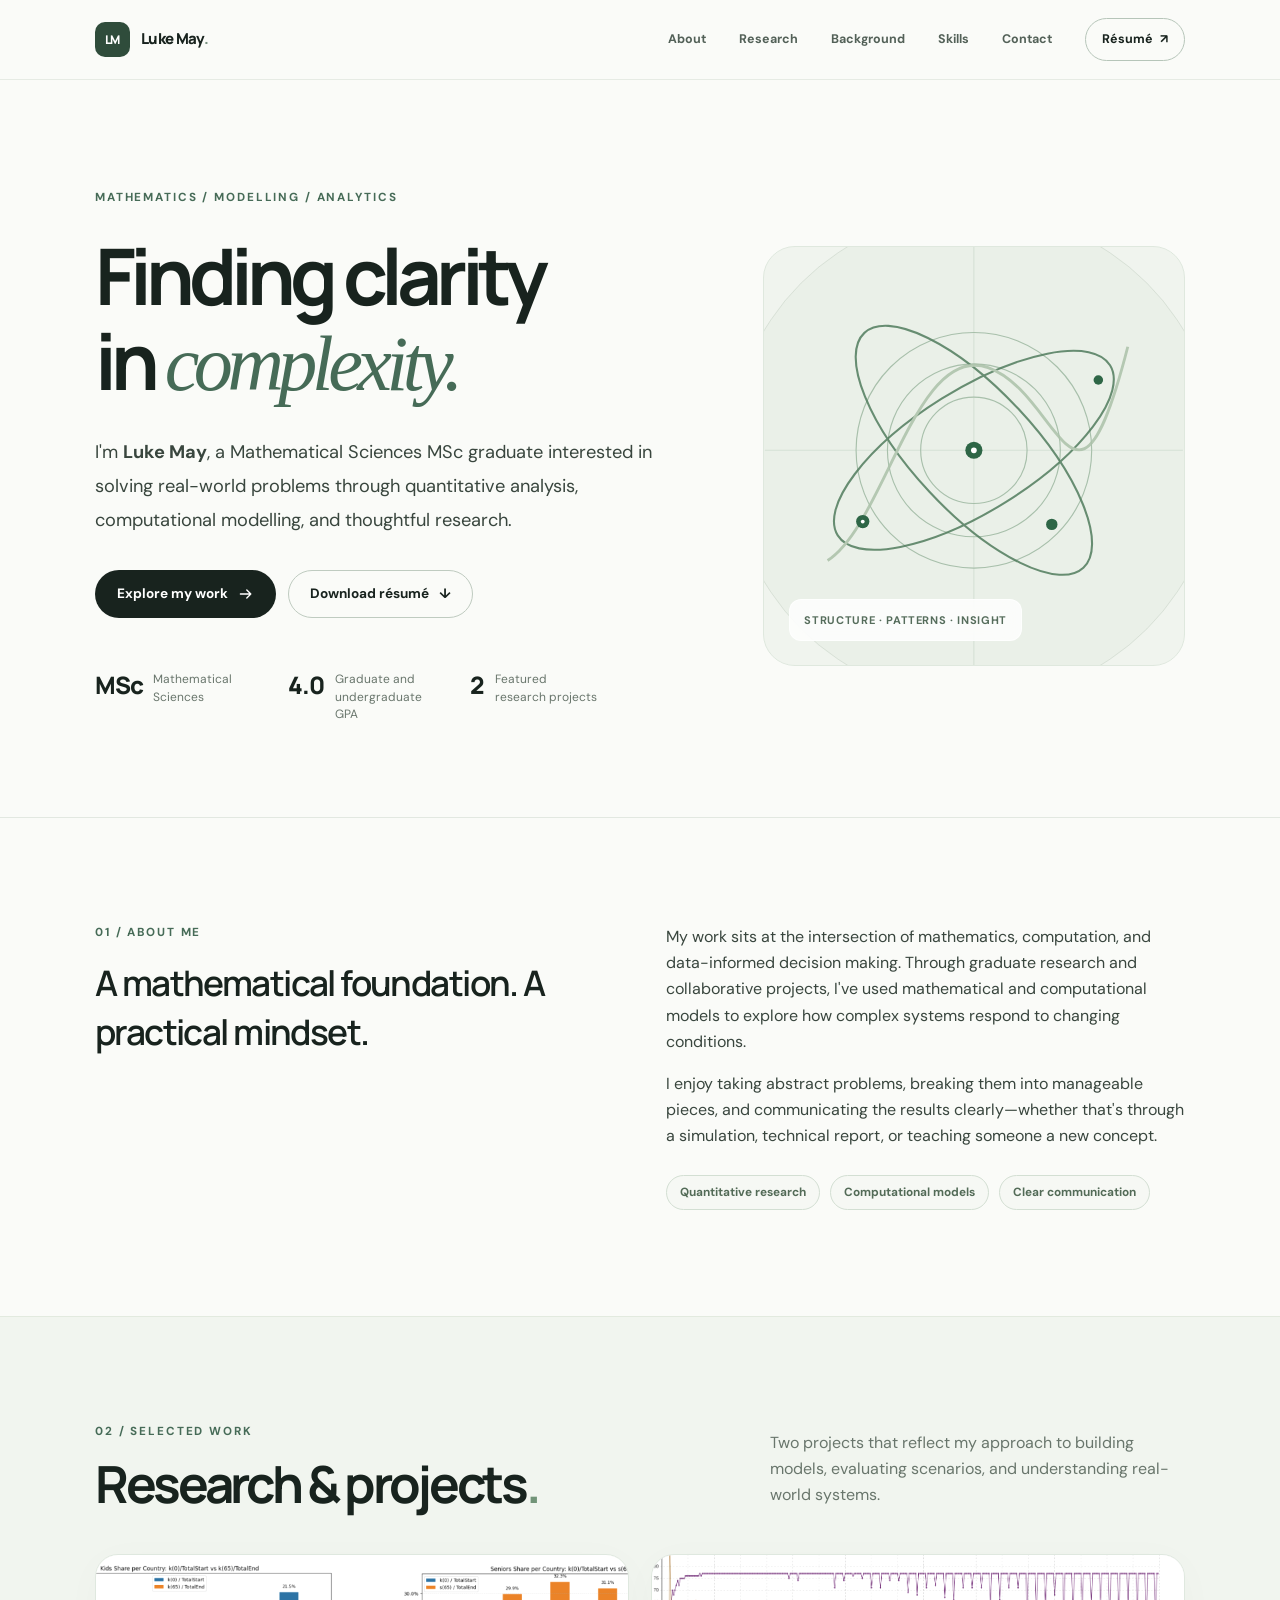
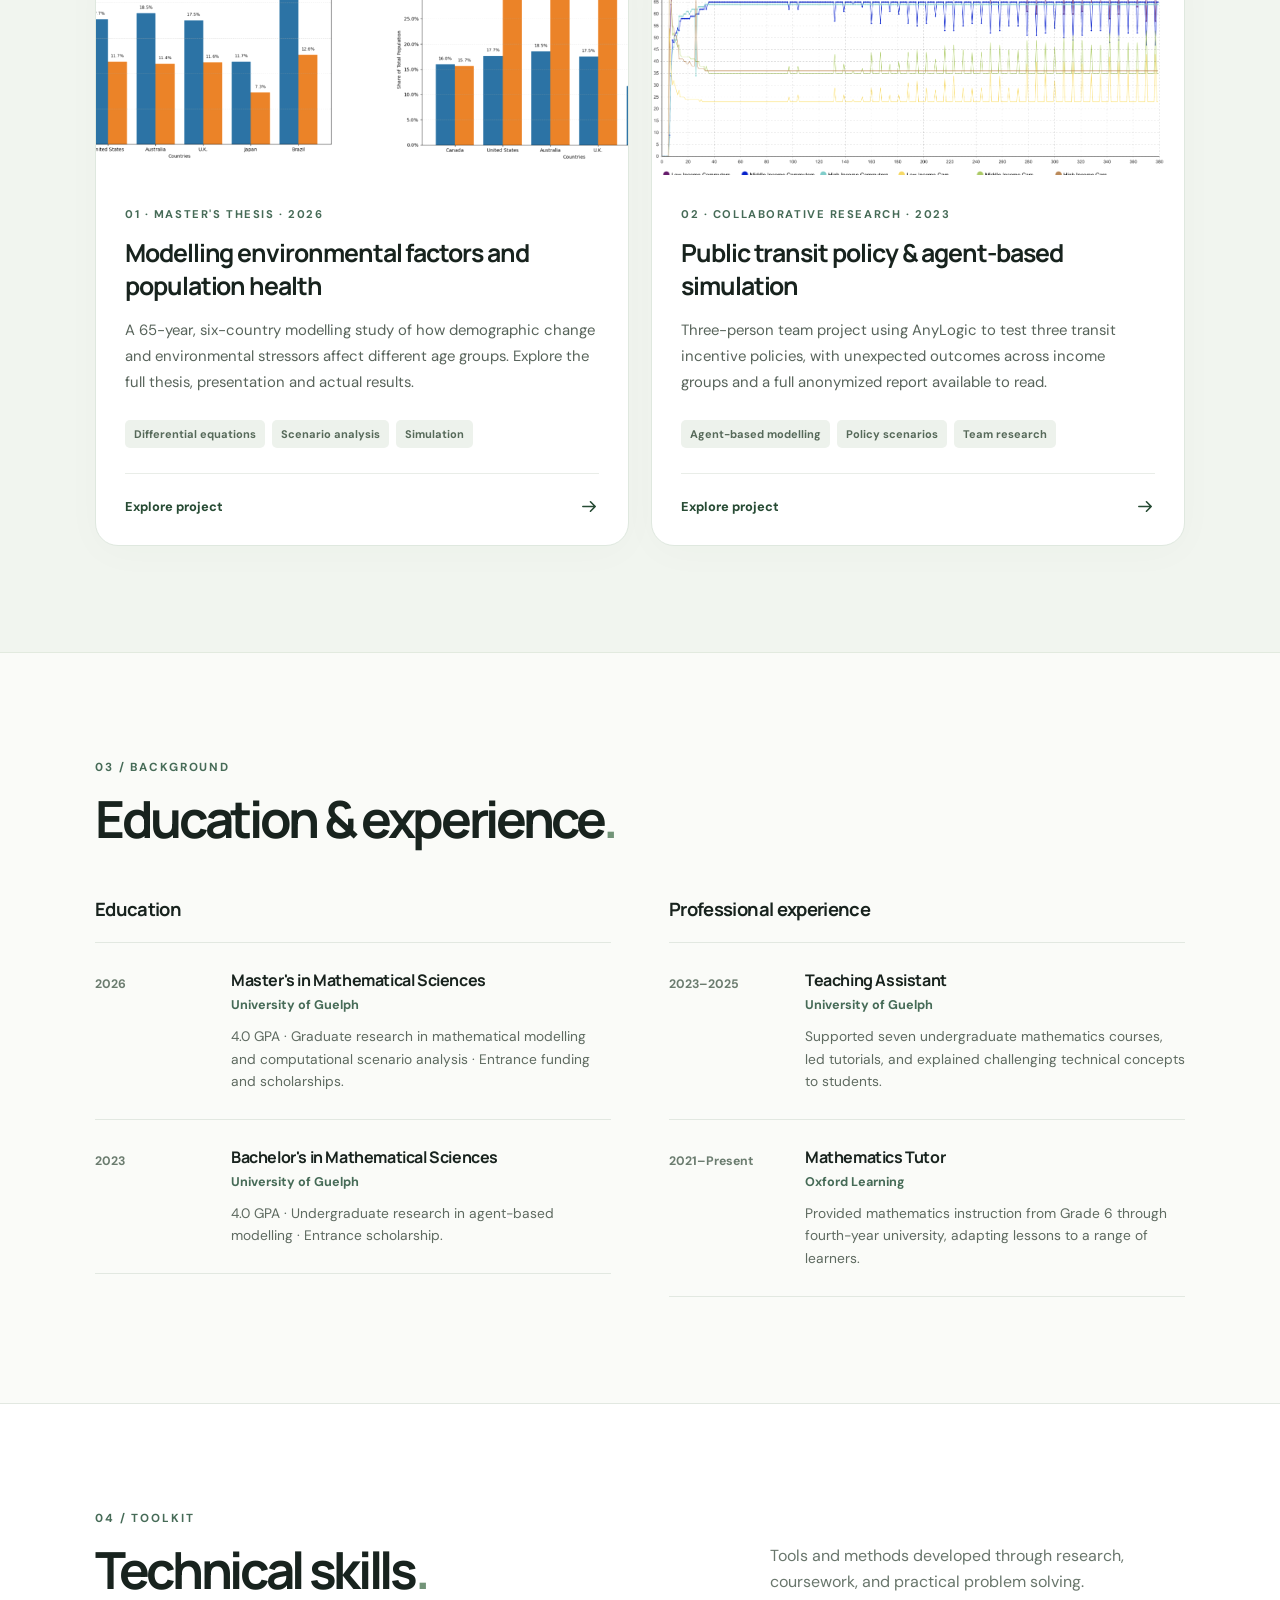
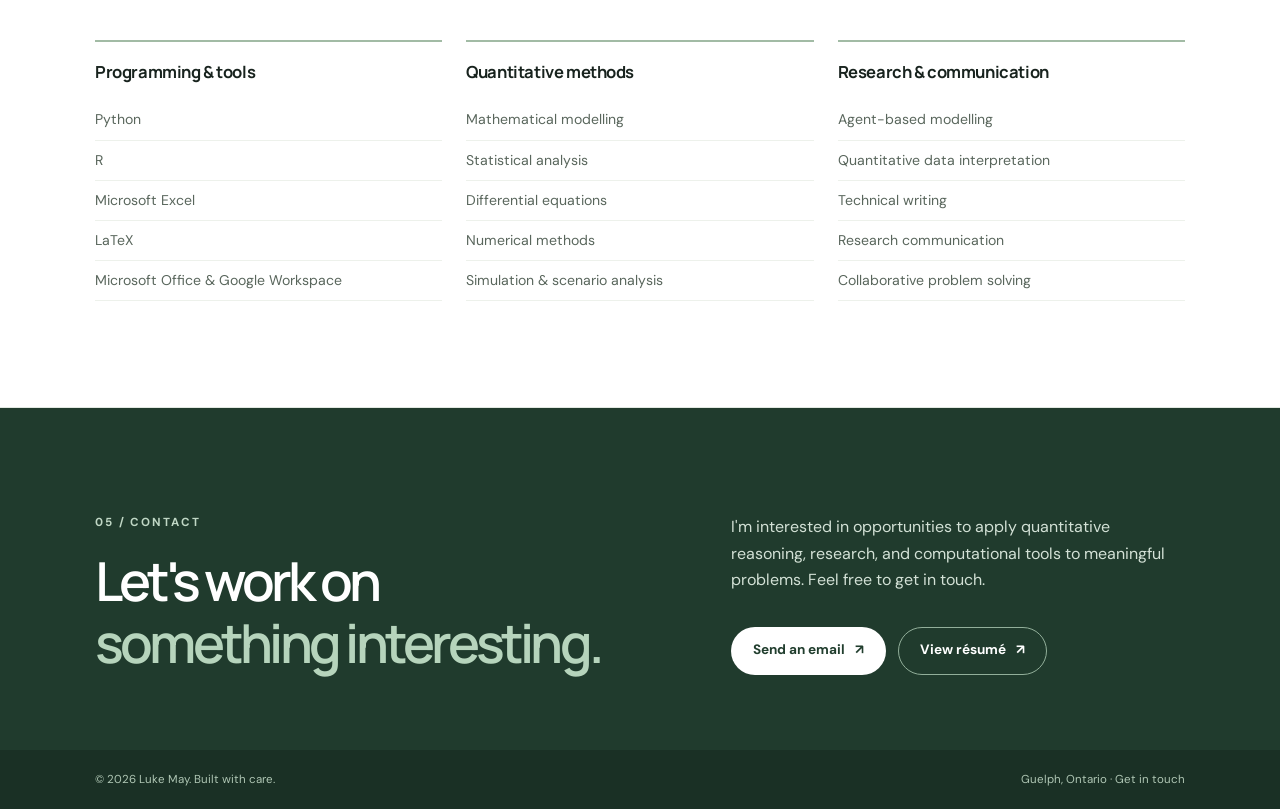
<file: index.html>
<!DOCTYPE html>

<html lang="en">
<head>
<meta charset="utf-8"/>
<meta content="width=device-width,initial-scale=1" name="viewport"/>
<meta content="Luke May — Mathematical Sciences graduate with experience in computational modelling, quantitative analysis, Python, R and research." name="description"/>
<meta content="#fafbf8" name="theme-color"/>
<title>Luke May — Mathematical Sciences &amp; Quantitative Research</title>
<link href="assets/favicon.svg" rel="icon" type="image/svg+xml"/>
<link href="assets/styles.css" rel="stylesheet"/>
<script defer="" src="assets/main.js"></script>
</head>
<body>
<a class="skip" href="#main">Skip to main content</a>
<header class="site-header"><div class="wrap header-content">
<a aria-label="Luke May home" class="brand" href="index.html"><span class="brand-mark">LM</span><span>Luke May<span style="color:#789180">.</span></span></a>
<button aria-controls="main-navigation" aria-expanded="false" class="menu-toggle" data-menu-toggle="" type="button">Menu</button>
<nav aria-label="Main navigation" class="main-nav" data-main-nav="" id="main-navigation">
<a href="#about">About</a><a href="#research">Research</a><a href="#background">Background</a><a href="#skills">Skills</a><a href="#contact">Contact</a>
<a aria-label="Open PDF résumé in a new tab" class="nav-resume" href="documents/Luke_May_Portfolio_Resume.pdf" rel="noopener" target="_blank">Résumé <span aria-hidden="true">↗</span></a>
</nav>
</div></header>
<main id="main">
<section class="hero"><div class="wrap hero-grid">
<div>
<div class="eyebrow">Mathematics <span aria-hidden="true">/</span> Modelling <span aria-hidden="true">/</span> Analytics</div>
<h1>Finding clarity<br/>in <span class="serif-accent">complexity.</span></h1>
<p class="hero-description">I'm <strong>Luke May</strong>, a Mathematical Sciences MSc graduate interested in solving real-world problems through quantitative analysis, computational modelling, and thoughtful research.</p>
<div class="hero-actions"><a class="button button-primary" href="#research">Explore my work <svg aria-hidden="true" class="icon-arrow" fill="none" viewbox="0 0 20 20"><path d="M3 10h13m-5-5 5 5-5 5" stroke="currentColor" stroke-linecap="round" stroke-linejoin="round" stroke-width="1.7"></path></svg></a><a class="button button-secondary" download="" href="documents/Luke_May_Portfolio_Resume.pdf">Download résumé <span aria-hidden="true">↓</span></a></div>
<div aria-label="Highlights" class="micro-stats"><div class="stat"><span class="count">MSc</span><span class="desc">Mathematical Sciences</span></div><div class="stat"><span class="count">4.0</span><span class="desc">Graduate and undergraduate GPA</span></div><div class="stat"><span class="count">2</span><span class="desc">Featured research projects</span></div></div>
</div>
<div aria-hidden="true" class="hero-art"><svg role="presentation" viewbox="0 0 440 440" xmlns="http://www.w3.org/2000/svg">
<g fill="none" opacity=".7" stroke="#8cab91" stroke-width="1.2"><circle cx="220" cy="214" r="124"></circle><circle cx="220" cy="214" r="91"></circle><circle cx="220" cy="214" r="56"></circle><path d="M0 214h440M220 0v440" opacity=".3"></path></g>
<g fill="none" opacity=".85" stroke="#517c5d" stroke-width="2.2"><ellipse cx="220" cy="214" rx="169" ry="64" transform="rotate(-32 220 214)"></ellipse><ellipse cx="220" cy="214" rx="169" ry="64" transform="rotate(47 220 214)"></ellipse><path d="M66 330C126 292 159 100 235 127S327 320 382 105" stroke="#abc1a8" stroke-width="3"></path></g>
<g fill="#2e6646"><circle cx="103" cy="289" r="7"></circle><circle cx="302" cy="292" r="6"></circle><circle cx="220" cy="214" r="9"></circle><circle cx="351" cy="140" r="5"></circle></g><g fill="#fff"><circle cx="220" cy="214" r="3"></circle><circle cx="103" cy="289" r="2"></circle></g>
</svg><span class="art-caption">Structure · Patterns · Insight</span></div>
</div></section>
<section class="section" id="about"><div class="wrap about-layout">
<div><div class="eyebrow">01 / About me</div><h2 class="about-lead">A mathematical foundation. A practical mindset.</h2></div>
<div class="about-body"><p>My work sits at the intersection of mathematics, computation, and data-informed decision making. Through graduate research and collaborative projects, I've used mathematical and computational models to explore how complex systems respond to changing conditions.</p><p>I enjoy taking abstract problems, breaking them into manageable pieces, and communicating the results clearly—whether that's through a simulation, technical report, or teaching someone a new concept.</p><div class="qualities"><span class="pill">Quantitative research</span><span class="pill">Computational models</span><span class="pill">Clear communication</span></div></div>
</div></section>
<section class="section work-section" id="research"><div class="wrap">
<div class="section-header"><div><div class="eyebrow">02 / Selected work</div><h2 class="section-title">Research &amp; projects<span style="color:#729478">.</span></h2></div><p class="section-description">Two projects that reflect my approach to building models, evaluating scenarios, and understanding real-world systems.</p></div>
<div class="project-grid">
<a aria-label="Read about the master's thesis on environmental factors and health" class="project-card" href="research/environmental-health.html"><div aria-hidden="true" class="project-art"><img alt="Actual baseline simulation charts from Luke May’s thesis defence, comparing age groups across six countries" loading="lazy" src="assets/figures/thesis-baseline-age-shares.png"/></div><div class="project-body"><span class="project-number">01 · Master's thesis · 2026</span><h3>Modelling environmental factors and population health</h3><p>A 65-year, six-country modelling study of how demographic change and environmental stressors affect different age groups. Explore the full thesis, presentation and actual results.</p><div class="tags"><span class="tag">Differential equations</span><span class="tag">Scenario analysis</span><span class="tag">Simulation</span></div><div class="project-link"><span>Explore project</span><svg aria-hidden="true" fill="none" viewbox="0 0 20 20"><path d="M3 10h13m-5-5 5 5-5 5" stroke="currentColor" stroke-linecap="round" stroke-linejoin="round" stroke-width="1.7"></path></svg></div></div></a>
<a aria-label="Read about the agent-based modelling public transit project" class="project-card" href="research/transit-adoption.html"><div aria-hidden="true" class="project-art transit"><img alt="Actual graph from fourth-year public transit agent-based research report" loading="lazy" src="assets/figures/transit-policy-3.png"/></div><div class="project-body"><span class="project-number">02 · Collaborative research · 2023</span><h3>Public transit policy &amp; agent-based simulation</h3><p>Three-person team project using AnyLogic to test three transit incentive policies, with unexpected outcomes across income groups and a full anonymized report available to read.</p><div class="tags"><span class="tag">Agent-based modelling</span><span class="tag">Policy scenarios</span><span class="tag">Team research</span></div><div class="project-link"><span>Explore project</span><svg aria-hidden="true" fill="none" viewbox="0 0 20 20"><path d="M3 10h13m-5-5 5 5-5 5" stroke="currentColor" stroke-linecap="round" stroke-linejoin="round" stroke-width="1.7"></path></svg></div></div></a>
</div>
</div></section>
<section class="section" id="background"><div class="wrap"><div class="eyebrow">03 / Background</div><h2 class="section-title">Education &amp; experience<span style="color:#729478">.</span></h2>
<div class="background-grid"><div><h3 class="mini-title">Education</h3><div class="timeline"><div class="timeline-item"><div class="years">2026</div><div><h4>Master's in Mathematical Sciences</h4><div class="org">University of Guelph</div><p>4.0 GPA · Graduate research in mathematical modelling and computational scenario analysis · Entrance funding and scholarships.</p></div></div><div class="timeline-item"><div class="years">2023</div><div><h4>Bachelor's in Mathematical Sciences</h4><div class="org">University of Guelph</div><p>4.0 GPA · Undergraduate research in agent-based modelling · Entrance scholarship.</p></div></div></div></div>
<div><h3 class="mini-title">Professional experience</h3><div class="timeline"><div class="timeline-item"><div class="years">2023–2025</div><div><h4>Teaching Assistant</h4><div class="org">University of Guelph</div><p>Supported seven undergraduate mathematics courses, led tutorials, and explained challenging technical concepts to students.</p></div></div><div class="timeline-item"><div class="years">2021–Present</div><div><h4>Mathematics Tutor</h4><div class="org">Oxford Learning</div><p>Provided mathematics instruction from Grade 6 through fourth-year university, adapting lessons to a range of learners.</p></div></div></div></div></div>
</div></section>
<section class="section skills-section" id="skills"><div class="wrap"><div class="section-header"><div><div class="eyebrow">04 / Toolkit</div><h2 class="section-title">Technical skills<span style="color:#729478">.</span></h2></div><p class="section-description">Tools and methods developed through research, coursework, and practical problem solving.</p></div><div class="skills-grid"><div class="skill-box"><h3>Programming &amp; tools</h3><ul><li>Python</li><li>R</li><li>Microsoft Excel</li><li>LaTeX</li><li>Microsoft Office &amp; Google Workspace</li></ul></div><div class="skill-box"><h3>Quantitative methods</h3><ul><li>Mathematical modelling</li><li>Statistical analysis</li><li>Differential equations</li><li>Numerical methods</li><li>Simulation &amp; scenario analysis</li></ul></div><div class="skill-box"><h3>Research &amp; communication</h3><ul><li>Agent-based modelling</li><li>Quantitative data interpretation</li><li>Technical writing</li><li>Research communication</li><li>Collaborative problem solving</li></ul></div></div></div></section>
<section class="contact-section" id="contact"><div class="wrap contact-grid"><div><div class="eyebrow">05 / Contact</div><h2>Let's work on<br/><span style="color:#b6d4bc">something interesting.</span></h2></div><div><p>I'm interested in opportunities to apply quantitative reasoning, research, and computational tools to meaningful problems. Feel free to get in touch.</p><div class="hero-actions"><a class="button button-primary" href="mailto:luke.may1181@gmail.com">Send an email <span aria-hidden="true">↗</span></a><a class="button button-secondary" href="documents/Luke_May_Portfolio_Resume.pdf" rel="noopener" target="_blank">View résumé <span aria-hidden="true">↗</span></a></div></div></div></section>
</main>
<footer class="footer"><div class="wrap footer-content"><span>© <span data-year="">2026</span> Luke May. Built with care.</span><span>Guelph, Ontario · <a href="mailto:luke.may1181@gmail.com">Get in touch</a></span></div></footer>
</body></html>
</file>
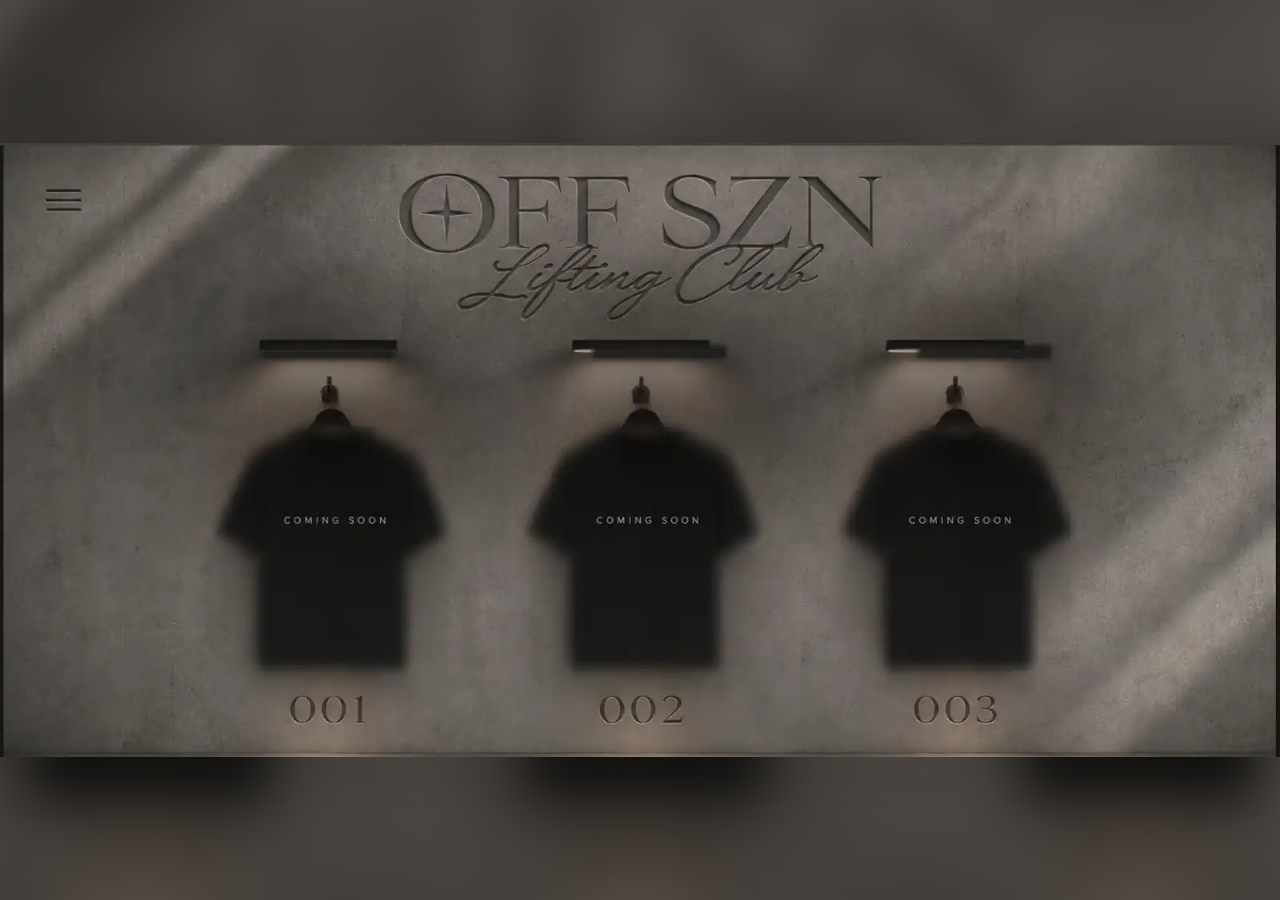
<file: off-szn/index.html>
<!doctype html>
<html lang="en">
<head>
  <meta charset="utf-8">
  <meta name="viewport" content="width=device-width,initial-scale=1,viewport-fit=cover">
  <meta name="theme-color" content="#5c5751">
  <meta name="description" content="OFF SZN Lifting Club. Coming soon.">
  <title>OFF SZN — Lifting Club</title>
  <link rel="preload" href="assets/wall-off.webp" as="image" type="image/webp">
  <link rel="preload" href="assets/wall-on.webp" as="image" type="image/webp">
  <style>
  :root{color-scheme:dark;--ink:#24221f;--wall:#69635b;--off:url('assets/wall-off.webp');--on:url('assets/wall-on.webp')}
  *{box-sizing:border-box}html{height:100%}body{margin:0;min-height:100%;background:#57534d;font-family:Arial,Helvetica,sans-serif;overflow:hidden}
  button,a{font:inherit}button{cursor:pointer}button:focus-visible,a:focus-visible{outline:2px solid #ead6af;outline-offset:4px}
  .skip{position:absolute;left:-9999px;top:1rem;padding:10px;background:#252422;color:#fff;z-index:100}.skip:focus{left:1rem}
  .screen{position:relative;width:100%;height:100svh;min-height:400px;isolation:isolate;overflow:hidden}
  .ambient-wall{position:absolute;inset:-35px;z-index:-2;background:var(--off) center/cover;filter:blur(24px) brightness(.66)}
  .desktop-scene{position:absolute;inset:0;display:flex;align-items:center;justify-content:center}
  .artboard{position:relative;width:min(100vw,calc(100svh * 1843 / 883));aspect-ratio:1843/883;max-height:100svh;background:var(--off) center/100% 100% no-repeat;box-shadow:0 0 65px #18171522;overflow:hidden}
  .light-area,.hover-detail{position:absolute;inset:0;pointer-events:none;background:var(--on) center/100% 100% no-repeat;opacity:0}
  .light-area{transition:opacity .14s ease;mask-image:radial-gradient(ellipse 15.8% 30% at var(--cx) 45%,#000 0%,#000 39%,transparent 100%);-webkit-mask-image:radial-gradient(ellipse 15.8% 30% at var(--cx) 45%,#000 0%,#000 39%,transparent 100%)}
  .hover-detail{transition:opacity .26s ease,transform .55s cubic-bezier(.22,.6,.27,1);mask-image:radial-gradient(ellipse 10.5% 23% at var(--cx) 61%,#000 0%,#000 54%,transparent 98%);-webkit-mask-image:radial-gradient(ellipse 10.5% 23% at var(--cx) 61%,#000 0%,#000 54%,transparent 98%);transform:scale(1);transform-origin:var(--cx) 61%}
  .station.is-lit .light-area{opacity:1}.station.is-lit .hover-detail{opacity:.96;transform:scale(1.035)}
  .station.is-flickering .light-area{animation:single-flicker .74s steps(1,end) both}
  .station.is-flickering .hover-detail{animation:shirt-fade .74s steps(1,end) both}
  @keyframes single-flicker{0%,7%,16%,23%,35%,43%{opacity:0}8%,15%,24%,34%{opacity:1}36%,42%{opacity:.22}44%,100%{opacity:1}}
  @keyframes shirt-fade{0%,43%{opacity:0}44%,100%{opacity:.96}}
  .station{position:absolute;inset:0;pointer-events:none}
  .shirt-trigger{position:absolute;z-index:4;top:40%;width:18%;height:45%;padding:0;border:0;background:transparent;pointer-events:auto;touch-action:manipulation}
  .shirt-trigger[data-index="0"]{left:16.6%}.shirt-trigger[data-index="1"]{left:42.4%}.shirt-trigger[data-index="2"]{left:68.1%}
  .station[data-index="0"]{--cx:25.7%}.station[data-index="1"]{--cx:51.5%}.station[data-index="2"]{--cx:76.9%}
  .menu-toggle{position:absolute;z-index:20;left:3.1%;top:7%;width:4.5%;height:5.3%;min-width:44px;min-height:44px;border:0;background:transparent;padding:0;display:grid;place-content:center;gap:6px;color:#252421}
  .menu-toggle span{display:block;width:28px;height:2px;background:currentColor;box-shadow:0 1px 0 #ffffff16;transition:transform .2s ease,opacity .2s ease}
  /* The reference already has a photographed menu icon. Keep the hit target but don't draw a second icon. */
  .desktop-scene .menu-toggle span{opacity:0}
  .menu-toggle[aria-expanded="true"] span:first-child{transform:translateY(8px) rotate(45deg)}
  .menu-toggle[aria-expanded="true"] span:nth-child(2){opacity:0}
  .menu-toggle[aria-expanded="true"] span:last-child{transform:translateY(-8px) rotate(-45deg)}
  .menu-panel{position:absolute;z-index:21;left:3.2%;top:13.4%;width:min(260px,82vw);padding:13px;background:rgba(34,32,30,.96);color:#f6f2ea;box-shadow:0 18px 40px #0005;border:1px solid #ffffff27;backdrop-filter:blur(10px)}
  .menu-panel[hidden]{display:none}.menu-panel a{display:block;padding:15px 11px;color:inherit;text-decoration:none;text-transform:uppercase;letter-spacing:.17em;font-size:11px;line-height:1.3;border-bottom:1px solid #ffffff23}.menu-panel a:last-child{border:0}.menu-panel a:hover{background:#ffffff12}
  .mobile-view{display:none}
  @media(max-width:700px){
    body{overflow:hidden}.screen{display:flex;flex-direction:column;min-height:560px}
    .desktop-scene{display:none}
    .mobile-view{display:flex;flex:1;flex-direction:column;min-height:0}
    .mobile-header{height:clamp(133px,22svh,198px);flex:0 0 auto;position:relative;z-index:12;background:url('assets/mobile-header.webp') center/100% 100% no-repeat;overflow:visible;isolation:isolate}
    .mobile-header:before{content:"";position:absolute;inset:0;background:linear-gradient(0deg,rgba(85,80,74,.08),transparent 45%);z-index:-1}
    .mobile-logo{display:none}
    .mobile-menu{position:absolute;left:14px;top:13px;z-index:25}
    .mobile-menu .menu-toggle{position:static;width:46px;height:46px;min-width:46px;min-height:46px;display:flex;flex-direction:column;align-items:center;justify-content:center;gap:5px;color:#221f1c}
    .mobile-menu .menu-toggle span{width:27px;height:2px}
    .mobile-menu .menu-panel{position:fixed;left:14px;top:68px;min-width:220px;width:60vw}
    .mobile-gallery{display:flex;flex:1;min-height:0;overflow-x:auto;overflow-y:hidden;scroll-snap-type:x mandatory;scroll-behavior:smooth;scrollbar-width:none;overscroll-behavior-x:contain;touch-action:pan-x}
    .mobile-gallery::-webkit-scrollbar{display:none}
    .mobile-panel{position:relative;flex:0 0 100%;height:100%;min-height:0;scroll-snap-align:center;scroll-snap-stop:always;isolation:isolate;overflow:hidden;background:var(--off) var(--pan) 100% / auto 140% no-repeat}
    .mobile-panel:after{content:"";position:absolute;inset:auto 0 0;height:8%;background:linear-gradient(0deg,#15141233,transparent);pointer-events:none}
    .mobile-lit,.mobile-zoom{position:absolute;inset:0;pointer-events:none;background:var(--on) var(--pan) 100% / auto 140% no-repeat;opacity:0}
    .mobile-lit{transition:opacity .16s ease}.mobile-zoom{mask-image:radial-gradient(ellipse 48% 39% at 50% 55%,#000 0%,#000 52%,transparent 98%);-webkit-mask-image:radial-gradient(ellipse 48% 39% at 50% 55%,#000 0%,#000 52%,transparent 98%);transform-origin:50% 57%;transition:opacity .24s ease,transform .5s ease;transform:scale(1)}
    .mobile-panel.is-lit .mobile-lit{opacity:1}.mobile-panel.is-lit .mobile-zoom{opacity:1;transform:scale(1.023)}
    .mobile-panel.is-flickering .mobile-lit{animation:single-flicker .74s steps(1,end) both}
    .mobile-panel.is-flickering .mobile-zoom{animation:shirt-fade .74s steps(1,end) both}
    .mobile-panel[data-index="0"]{--pan:18.6%}.mobile-panel[data-index="1"]{--pan:52%}.mobile-panel[data-index="2"]{--pan:84.5%}
    .mobile-panel button{position:absolute;inset:0;width:100%;border:0;background:transparent;color:transparent;cursor:default}
    .mobile-controls{height:54px;display:flex;align-items:center;justify-content:center;flex:0 0 auto;gap:28px;background:#645f58;color:#e5ddd0}
    .mobile-arrow{border:0;background:transparent;color:inherit;width:40px;height:44px;font-size:27px;font-weight:200;line-height:1}.mobile-arrow:disabled{opacity:.23}
    .dots{display:flex;align-items:center;justify-content:center;gap:11px;min-width:55px}.dot{width:5px;height:5px;border-radius:50%;background:#eee5d64a}.dot.active{background:#eee5d6;transform:scale(1.35)}
  }
  @media(prefers-reduced-motion:reduce){.station.is-flickering .light-area,.station.is-flickering .hover-detail,.mobile-panel.is-flickering .mobile-lit,.mobile-panel.is-flickering .mobile-zoom{animation:none}.mobile-gallery{scroll-behavior:auto}.hover-detail,.mobile-zoom,.light-area,.mobile-lit{transition:none}}
  </style>
</head>
<body>
<a class="skip" href="#collection">Skip to the collection</a>
<main class="screen" aria-label="OFF SZN Lifting Club teaser collection">
  <div class="ambient-wall" aria-hidden="true"></div>
  <div class="desktop-scene" id="desktop-scene">
    <div class="artboard" id="collection" aria-label="Three OFF SZN coming soon shirts on a concrete wall">
      <div class="station" data-index="0"><div class="light-area" aria-hidden="true"></div><div class="hover-detail" aria-hidden="true"></div><button class="shirt-trigger" data-index="0" aria-label="Preview shirt 001" type="button"></button></div>
      <div class="station" data-index="1"><div class="light-area" aria-hidden="true"></div><div class="hover-detail" aria-hidden="true"></div><button class="shirt-trigger" data-index="1" aria-label="Preview shirt 002" type="button"></button></div>
      <div class="station" data-index="2"><div class="light-area" aria-hidden="true"></div><div class="hover-detail" aria-hidden="true"></div><button class="shirt-trigger" data-index="2" aria-label="Preview shirt 003" type="button"></button></div>
      <div class="desktop-menu">
        <button class="menu-toggle" type="button" aria-controls="desktop-menu-panel" aria-expanded="false" aria-label="Open menu"><span></span><span></span><span></span></button>
        <nav class="menu-panel" id="desktop-menu-panel" aria-label="Site links" hidden><a href="#collection">Collection</a><a href="https://www.instagram.com/offszn_apparel/" rel="noopener noreferrer" target="_blank">Instagram ↗</a><a href="mailto:contact.offsznapparel@gmail.com">Contact ↗</a></nav>
      </div>
    </div>
  </div>
  <div class="mobile-view">
    <header class="mobile-header">
      <div class="mobile-menu">
        <button class="menu-toggle" type="button" aria-controls="mobile-menu-panel" aria-expanded="false" aria-label="Open menu"><span></span><span></span><span></span></button>
        <nav class="menu-panel" id="mobile-menu-panel" aria-label="Site links" hidden><a href="#mobile-collection">Collection</a><a href="https://www.instagram.com/offszn_apparel/" rel="noopener noreferrer" target="_blank">Instagram ↗</a><a href="mailto:contact.offsznapparel@gmail.com">Contact ↗</a></nav>
      </div>
    </header>
    <div class="mobile-gallery" id="mobile-collection" tabindex="0" aria-label="Swipe to see three shirts" role="region">
      <section class="mobile-panel" data-index="0" aria-label="Shirt 001"><div class="mobile-lit"></div><div class="mobile-zoom"></div><button type="button" aria-label="Shirt 001, coming soon"></button></section>
      <section class="mobile-panel" data-index="1" aria-label="Shirt 002"><div class="mobile-lit"></div><div class="mobile-zoom"></div><button type="button" aria-label="Shirt 002, coming soon"></button></section>
      <section class="mobile-panel" data-index="2" aria-label="Shirt 003"><div class="mobile-lit"></div><div class="mobile-zoom"></div><button type="button" aria-label="Shirt 003, coming soon"></button></section>
    </div>
    <nav class="mobile-controls" aria-label="Shirt carousel controls"><button class="mobile-arrow" id="prev" type="button" aria-label="Previous shirt">‹</button><div class="dots" aria-live="polite" aria-label="Shirt 1 of 3"><span class="dot active"></span><span class="dot"></span><span class="dot"></span></div><button class="mobile-arrow" id="next" type="button" aria-label="Next shirt">›</button></nav>
  </div>
</main>
<script>
(() => {
  const reduce = matchMedia('(prefers-reduced-motion: reduce)');
  const mobileMedia = matchMedia('(max-width: 700px)');
  const menuNodes = [...document.querySelectorAll('.desktop-menu,.mobile-menu')];
  const setMenu = (node,show) => {
    const button = node.querySelector('.menu-toggle');
    const panel = node.querySelector('.menu-panel');
    panel.hidden = !show;
    button.setAttribute('aria-expanded',String(show));
    button.setAttribute('aria-label',show?'Close menu':'Open menu');
  };
  menuNodes.forEach(node => {
    node.querySelector('.menu-toggle').addEventListener('click',() => {
      const opening=node.querySelector('.menu-panel').hidden;
      menuNodes.forEach(n=>setMenu(n,false));
      setMenu(node,opening);
    });
    node.querySelectorAll('.menu-panel a').forEach(a=>a.addEventListener('click',()=>setMenu(node,false)));
  });
  document.addEventListener('pointerdown',event=>{if(!event.target.closest('.desktop-menu,.mobile-menu'))menuNodes.forEach(n=>setMenu(n,false))});
  document.addEventListener('keydown',event=>{if(event.key==='Escape')menuNodes.forEach(n=>{if(!n.querySelector('.menu-panel').hidden){setMenu(n,false);n.querySelector('.menu-toggle').focus()}})});

  const stations=[...document.querySelectorAll('.desktop-scene .station')];
  const panels=[...document.querySelectorAll('.mobile-panel')];
  const timers=new WeakMap();
  let activeDesktop=-1,activeMobile=-1;
  function offAll(elements){
    elements.forEach(el=>{clearTimeout(timers.get(el));el.classList.remove('is-lit','is-flickering')});
  }
  function turnOn(el){
    el.classList.add('is-lit');
    if(reduce.matches)return;
    void el.offsetWidth;
    el.classList.add('is-flickering');
    timers.set(el,setTimeout(()=>el.classList.remove('is-flickering'),780));
  }
  function desktopActivate(index){
    if(mobileMedia.matches||activeDesktop===index)return;
    offAll(stations);activeDesktop=index;
    if(index>=0)turnOn(stations[index]);
  }
  stations.forEach((station,index)=>{
    const trigger=station.querySelector('button');
    trigger.addEventListener('pointerenter',event=>{if(event.pointerType!=='touch')desktopActivate(index)});
    trigger.addEventListener('pointerleave',event=>{if(event.pointerType!=='touch')desktopActivate(-1)});
    trigger.addEventListener('focus',()=>desktopActivate(index));
    trigger.addEventListener('blur',()=>desktopActivate(-1));
    trigger.addEventListener('click',()=>desktopActivate(index));
  });
  const gallery=document.getElementById('mobile-collection');
  const prev=document.getElementById('prev'),next=document.getElementById('next');
  const dots=[...document.querySelectorAll('.dot')];
  const dotsRegion=document.querySelector('.dots');
  let scrollTimer;
  const currentPanel=()=>{
    const center=gallery.getBoundingClientRect().left+gallery.clientWidth/2;
    let winner=0,best=Infinity;
    panels.forEach((el,i)=>{const r=el.getBoundingClientRect();const d=Math.abs(r.left+r.width/2-center);if(d<best){best=d;winner=i}});
    return winner;
  };
  function mobileActivate(index){
    if(activeMobile!==index){offAll(panels);activeMobile=index;turnOn(panels[index])}
    dots.forEach((el,i)=>el.classList.toggle('active',i===index));
    dotsRegion.setAttribute('aria-label',`Shirt ${index+1} of 3`);
    prev.disabled=index===0;next.disabled=index===panels.length-1;
  }
  function go(index){
    if(index<0||index>=panels.length)return;
    gallery.scrollTo({left:panels[index].offsetLeft-panels[0].offsetLeft,behavior:reduce.matches?'instant':'smooth'});
    mobileActivate(index);
  }
  gallery.addEventListener('scroll',()=>{clearTimeout(scrollTimer);scrollTimer=setTimeout(()=>mobileActivate(currentPanel()),110)},{passive:true});
  gallery.addEventListener('scrollend',()=>mobileActivate(currentPanel()));
  gallery.addEventListener('keydown',event=>{
    if(event.key==='ArrowLeft'||event.key==='ArrowRight'){
      event.preventDefault();go(Math.max(0,Math.min(2,currentPanel()+(event.key==='ArrowRight'?1:-1))))
    }
  });
  prev.addEventListener('click',()=>go(currentPanel()-1));
  next.addEventListener('click',()=>go(currentPanel()+1));
  mobileMedia.addEventListener('change',()=>{
    if(mobileMedia.matches){activeDesktop=-1;offAll(stations);gallery.scrollLeft=0;activeMobile=-1;mobileActivate(0)}
    else{activeMobile=-1;offAll(panels);activeDesktop=-1;offAll(stations)}
    menuNodes.forEach(n=>setMenu(n,false));
  });
  mobileActivate(0);
})();
</script>
</body>
</html>
</file>
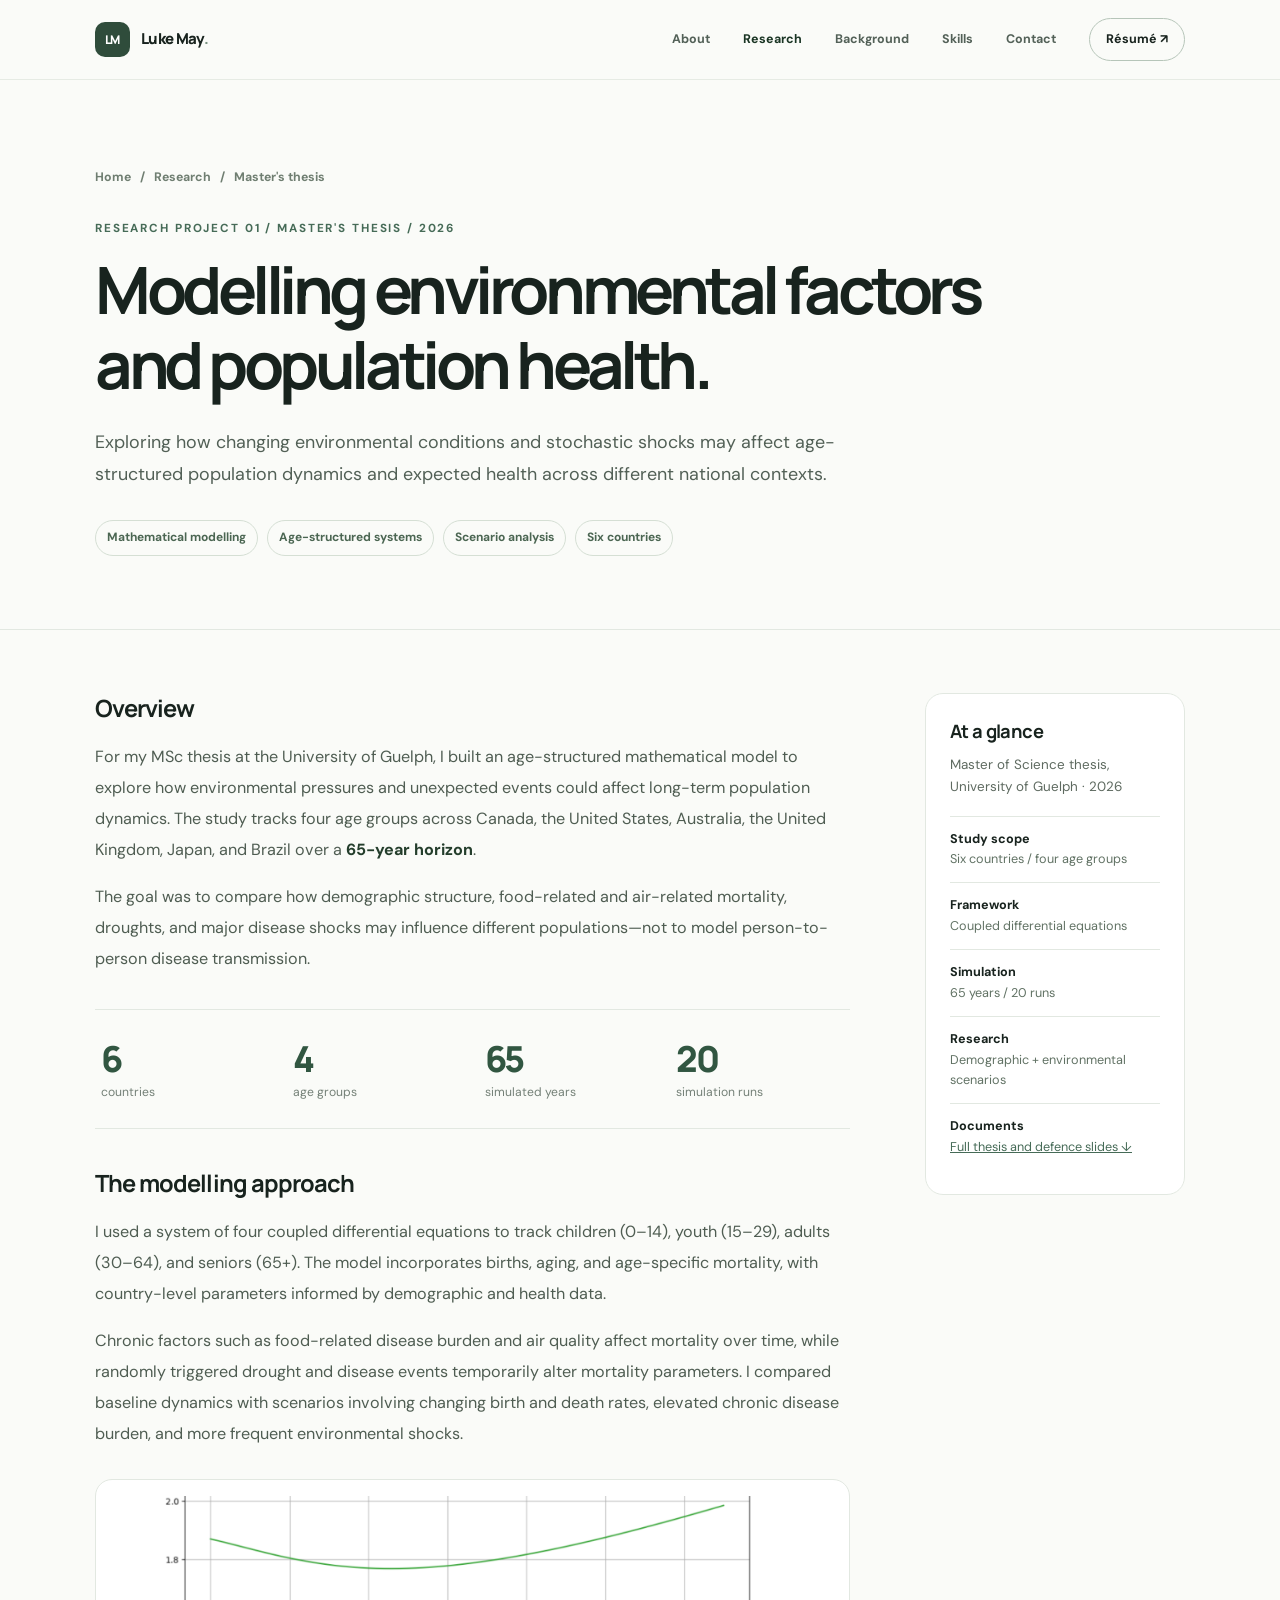
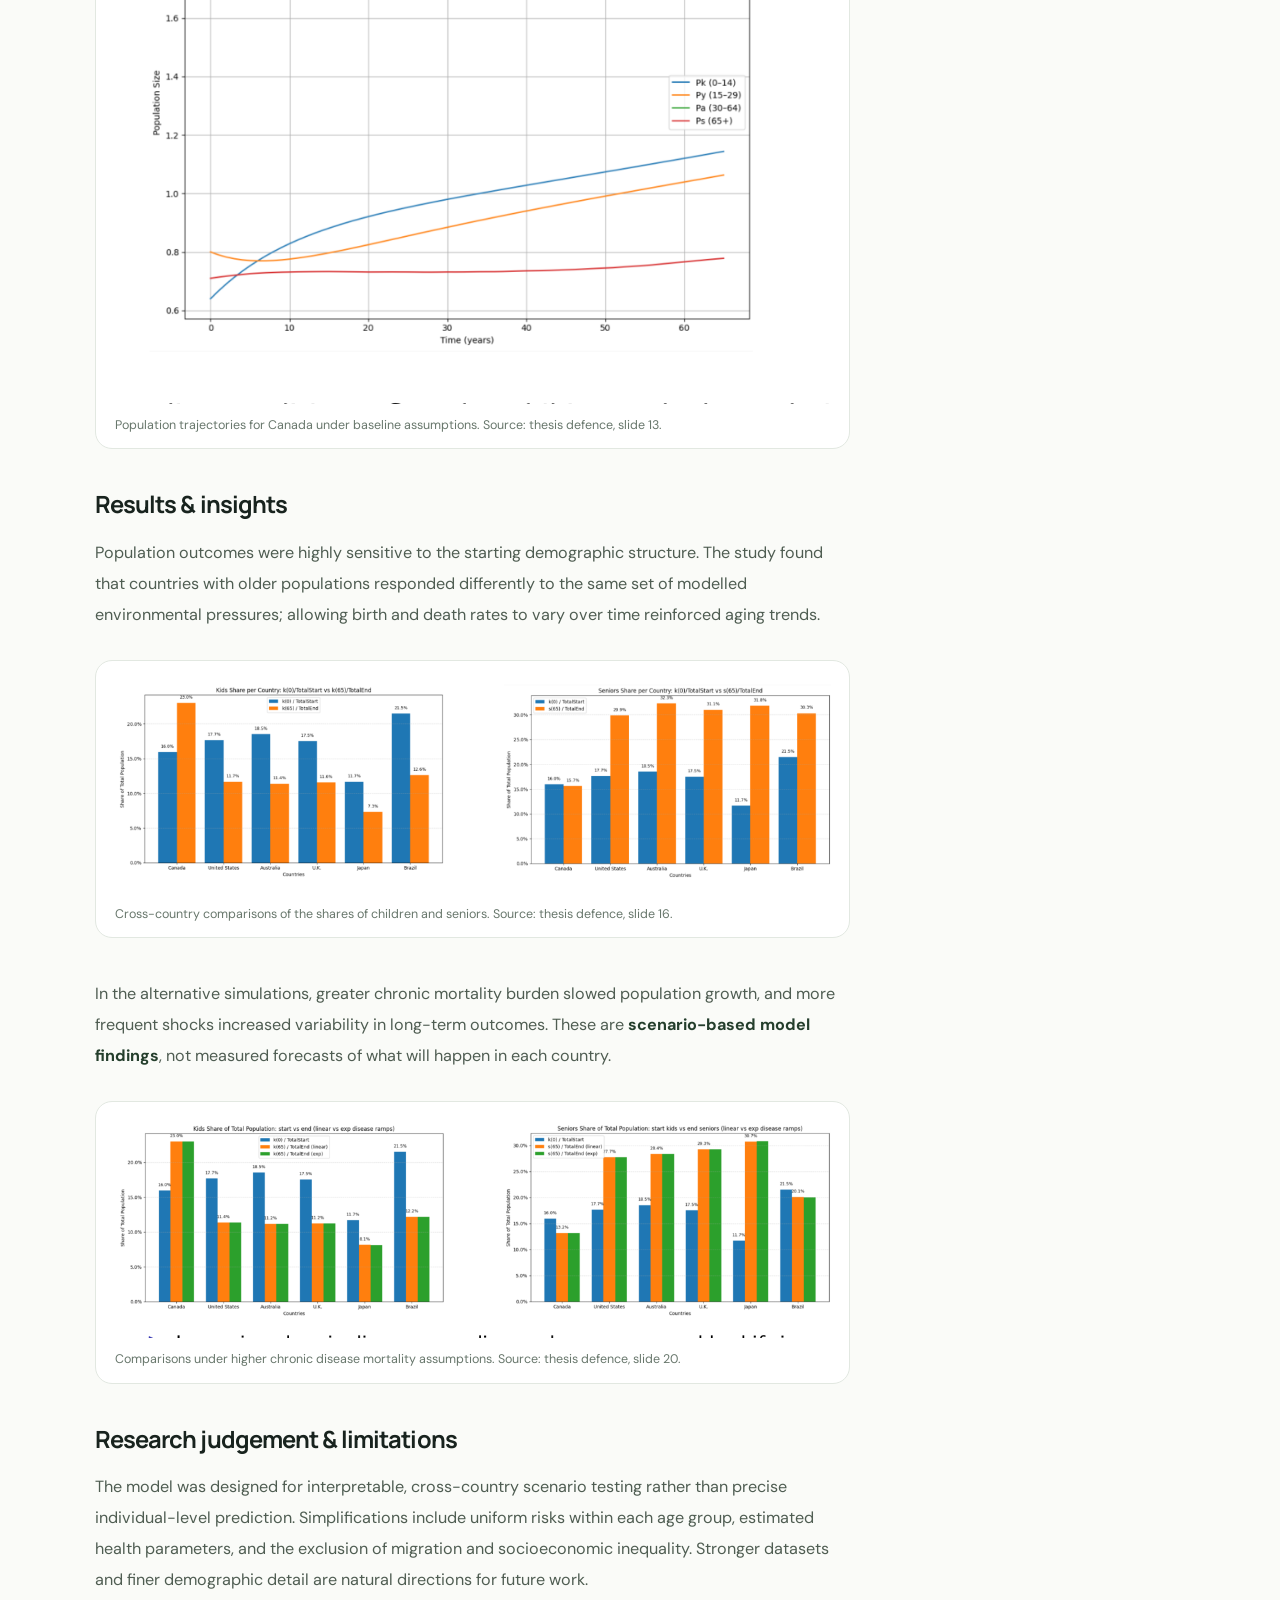
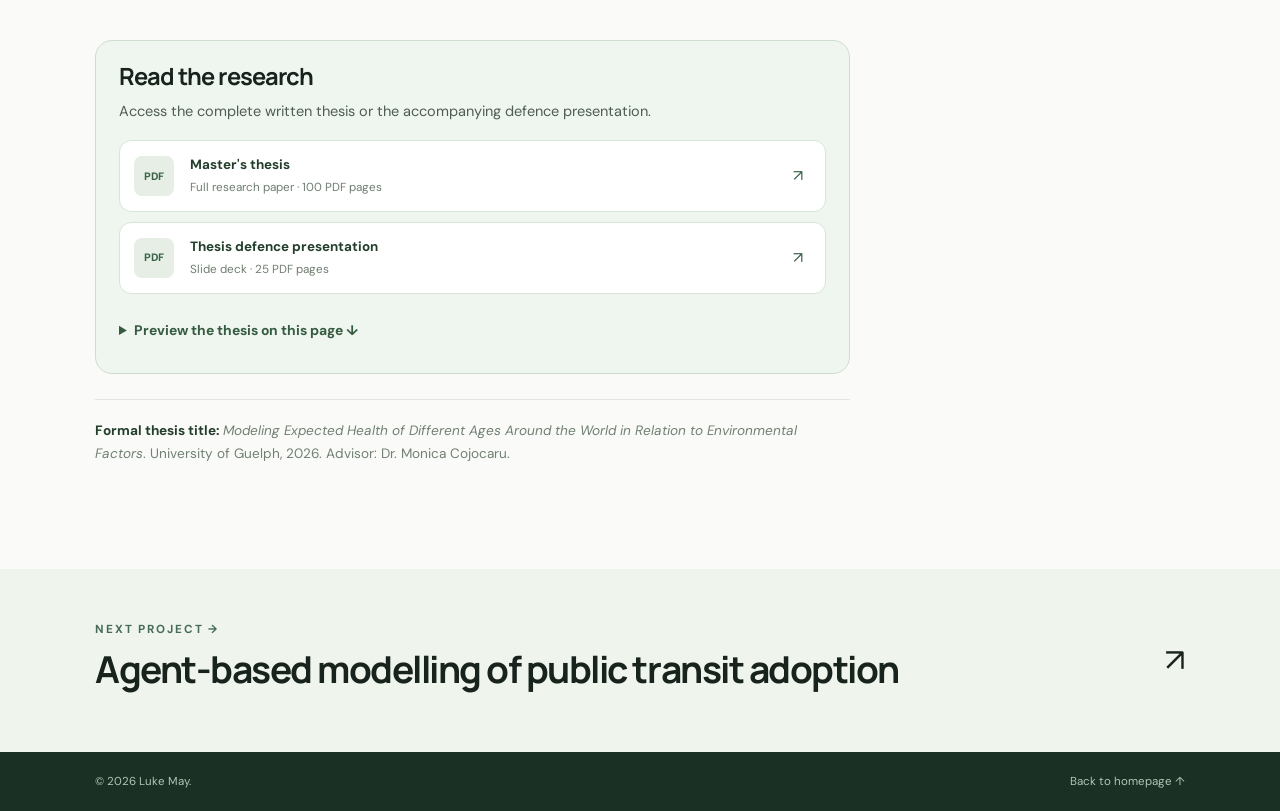
<file: research/environmental-health.html>
<!DOCTYPE html>

<html lang="en"><head><meta charset="utf-8"/><meta content="width=device-width,initial-scale=1" name="viewport"/><meta content="MSc thesis by Luke May: age-structured mathematical simulations of environmental stressors and population change in six countries." name="description"/><meta content="#fafbf8" name="theme-color"/><title>Environmental Factors &amp; Population Health — Luke May</title><link href="../assets/favicon.svg" rel="icon" type="image/svg+xml"/><link href="../assets/styles.css" rel="stylesheet"/><script defer="" src="../assets/main.js"></script></head><body>
<a class="skip" href="#main">Skip to main content</a><header class="site-header"><div class="wrap header-content"><a aria-label="Luke May home" class="brand" href="../index.html"><span class="brand-mark">LM</span><span>Luke May<span style="color:#789180">.</span></span></a><button aria-controls="main-navigation" aria-expanded="false" class="menu-toggle" data-menu-toggle="" type="button">Menu</button><nav aria-label="Main navigation" class="main-nav" data-main-nav="" id="main-navigation"><a href="../index.html#about">About</a><a aria-current="page" href="../index.html#research">Research</a><a href="../index.html#background">Background</a><a href="../index.html#skills">Skills</a><a href="../index.html#contact">Contact</a><a class="nav-resume" href="../documents/Luke_May_Portfolio_Resume.pdf" rel="noopener" target="_blank">Résumé ↗</a></nav></div></header>
<main id="main"><section class="page-hero"><div class="wrap"><nav aria-label="Breadcrumb" class="breadcrumb"><a href="../index.html">Home</a><span aria-hidden="true">/</span><a href="../index.html#research">Research</a><span aria-hidden="true">/</span><span>Master's thesis</span></nav><div class="eyebrow">Research project 01 / Master's thesis / 2026</div><h1>Modelling environmental factors and population health.</h1><p class="standfirst">Exploring how changing environmental conditions and stochastic shocks may affect age-structured population dynamics and expected health across different national contexts.</p><div class="project-meta"><span>Mathematical modelling</span><span>Age-structured systems</span><span>Scenario analysis</span><span>Six countries</span></div></div></section>
<div class="wrap article-layout"><article class="article">
<h2>Overview</h2>
<p>For my MSc thesis at the University of Guelph, I built an age-structured mathematical model to explore how environmental pressures and unexpected events could affect long-term population dynamics. The study tracks four age groups across Canada, the United States, Australia, the United Kingdom, Japan, and Brazil over a <strong>65-year horizon</strong>.</p>
<p>The goal was to compare how demographic structure, food-related and air-related mortality, droughts, and major disease shocks may influence different populations—not to model person-to-person disease transmission.</p>
<div aria-label="Project scope" class="numbers-row"><div><strong>6</strong><span>countries</span></div><div><strong>4</strong><span>age groups</span></div><div><strong>65</strong><span>simulated years</span></div><div><strong>20</strong><span>simulation runs</span></div></div>
<h2>The modelling approach</h2>
<p>I used a system of four coupled differential equations to track children (0–14), youth (15–29), adults (30–64), and seniors (65+). The model incorporates births, aging, and age-specific mortality, with country-level parameters informed by demographic and health data.</p>
<p>Chronic factors such as food-related disease burden and air quality affect mortality over time, while randomly triggered drought and disease events temporarily alter mortality parameters. I compared baseline dynamics with scenarios involving changing birth and death rates, elevated chronic disease burden, and more frequent environmental shocks.</p>
<figure class="research-figure"><img alt="Plot from the defence presentation of simulated Canadian population trajectories for the four age groups over a 65-year horizon" height="620" loading="eager" src="../assets/figures/thesis-canada-dynamics.png" width="880"/><figcaption>Population trajectories for Canada under baseline assumptions. Source: thesis defence, slide 13.</figcaption></figure>
<h2>Results &amp; insights</h2>
<p>Population outcomes were highly sensitive to the starting demographic structure. The study found that countries with older populations responded differently to the same set of modelled environmental pressures; allowing birth and death rates to vary over time reinforced aging trends.</p>
<figure class="research-figure"><img alt="Two bar charts from the defence slides comparing the shares of children and seniors at the start and end of baseline simulations in six countries" height="336" loading="eager" src="../assets/figures/thesis-baseline-age-shares.png" width="1124"/><figcaption>Cross-country comparisons of the shares of children and seniors. Source: thesis defence, slide 16.</figcaption></figure>
<p>In the alternative simulations, greater chronic mortality burden slowed population growth, and more frequent shocks increased variability in long-term outcomes. These are <strong>scenario-based model findings</strong>, not measured forecasts of what will happen in each country.</p>
<figure class="research-figure"><img alt="Two bar charts showing age-structure comparisons under increased chronic disease mortality across six countries" height="343" loading="eager" src="../assets/figures/thesis-disease-scenario.png" width="1124"/><figcaption>Comparisons under higher chronic disease mortality assumptions. Source: thesis defence, slide 20.</figcaption></figure>
<h2>Research judgement &amp; limitations</h2>
<p>The model was designed for interpretable, cross-country scenario testing rather than precise individual-level prediction. Simplifications include uniform risks within each age group, estimated health parameters, and the exclusion of migration and socioeconomic inequality. Stronger datasets and finer demographic detail are natural directions for future work.</p>
<div class="document-library" id="downloads">
<h2>Read the research</h2>
<p>Access the complete written thesis or the accompanying defence presentation.</p>
<div class="document-cards">
<a class="document-tile" href="../documents/Luke_May_MSc_Thesis_2026.pdf" rel="noopener" target="_blank"><span aria-hidden="true" class="doc-icon">PDF</span><span><strong>Master's thesis</strong><small>Full research paper · 100 PDF pages</small></span><span aria-hidden="true">↗</span></a>
<a class="document-tile" href="../documents/Luke_May_Thesis_Defence_Slides_2026.pdf" rel="noopener" target="_blank"><span aria-hidden="true" class="doc-icon">PDF</span><span><strong>Thesis defence presentation</strong><small>Slide deck · 25 PDF pages</small></span><span aria-hidden="true">↗</span></a>
</div>
<details class="pdf-embed"><summary>Preview the thesis on this page <span aria-hidden="true">↓</span></summary><iframe loading="lazy" src="../documents/Luke_May_MSc_Thesis_2026.pdf#view=FitH" title="Read Luke May's master's thesis PDF"></iframe><p>PDF not displaying? <a href="../documents/Luke_May_MSc_Thesis_2026.pdf" rel="noopener" target="_blank">Open the thesis in a new tab</a>.</p></details>
</div>
<p class="paper-credit"><strong>Formal thesis title:</strong> <em>Modeling Expected Health of Different Ages Around the World in Relation to Environmental Factors</em>. University of Guelph, 2026. Advisor: Dr. Monica Cojocaru.</p>
</article>
<aside aria-label="Project details" class="article-aside"><h2 class="mini-title">At a glance</h2><p>Master of Science thesis, University of Guelph · 2026</p><ul class="aside-list"><li><strong>Study scope</strong>Six countries / four age groups</li><li><strong>Framework</strong>Coupled differential equations</li><li><strong>Simulation</strong>65 years / 20 runs</li><li><strong>Research</strong>Demographic + environmental scenarios</li><li><strong>Documents</strong><a href="#downloads">Full thesis and defence slides ↓</a></li></ul></aside></div>
<section class="next-project"><div class="wrap"><a href="transit-adoption.html"><div><div class="eyebrow">Next project →</div><h2>Agent-based modelling of public transit adoption</h2></div><span aria-hidden="true" style="font-size:2rem">↗</span></a></div></section></main><footer class="footer"><div class="wrap footer-content"><span>© <span data-year="">2026</span> Luke May.</span><a href="../index.html">Back to homepage ↑</a></div></footer></body></html>
</file>
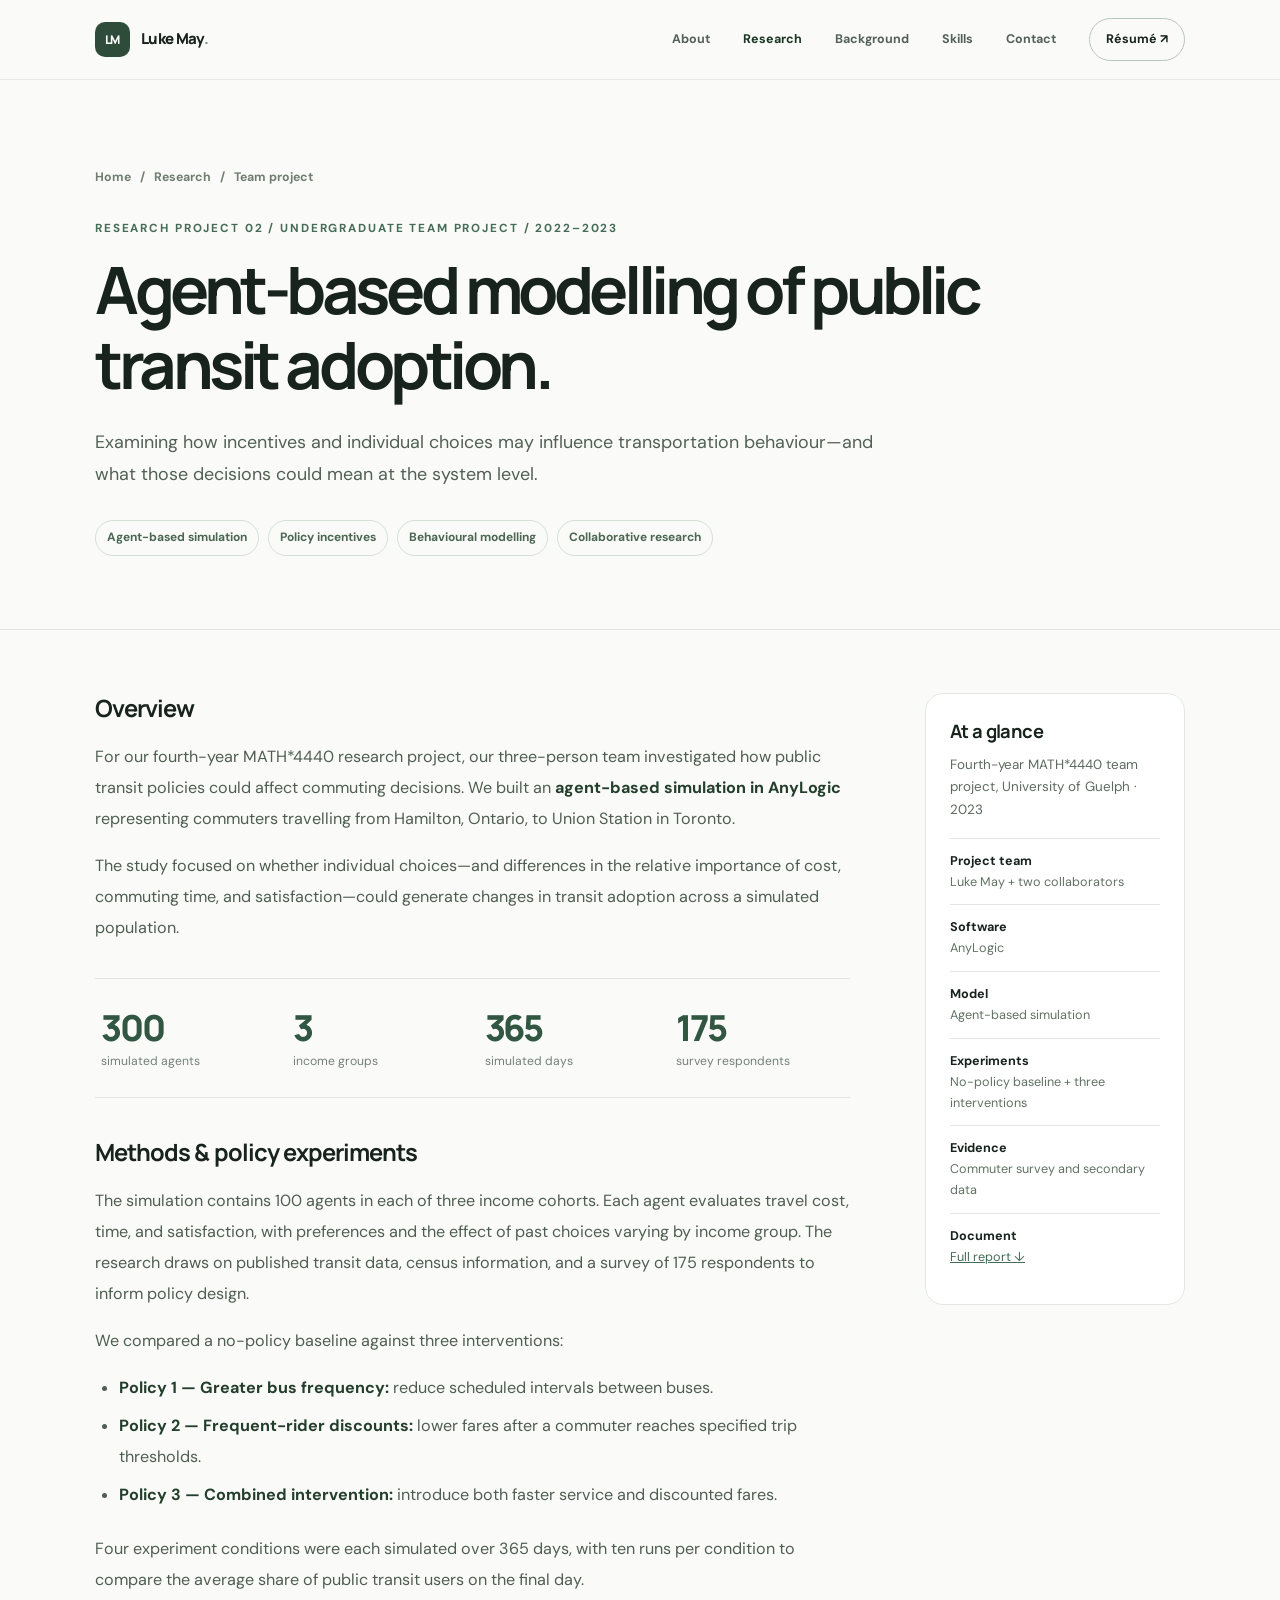
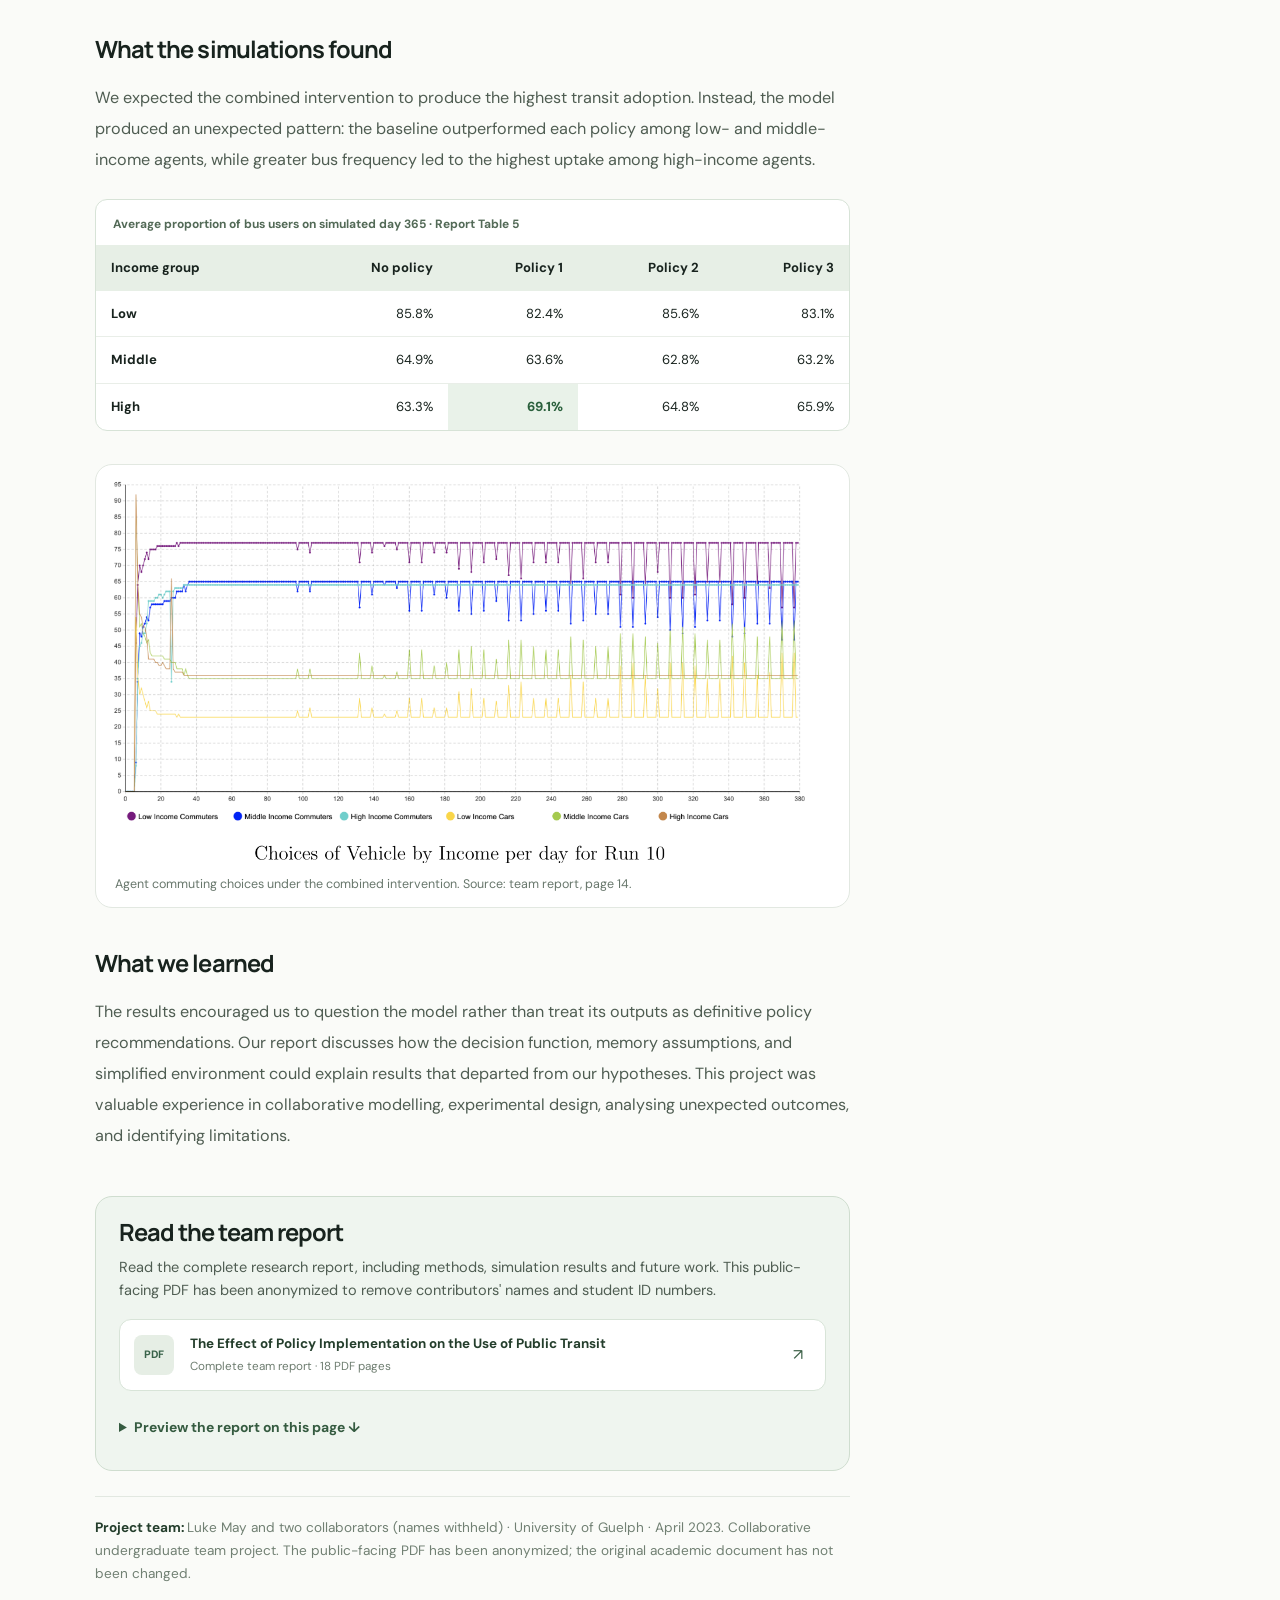
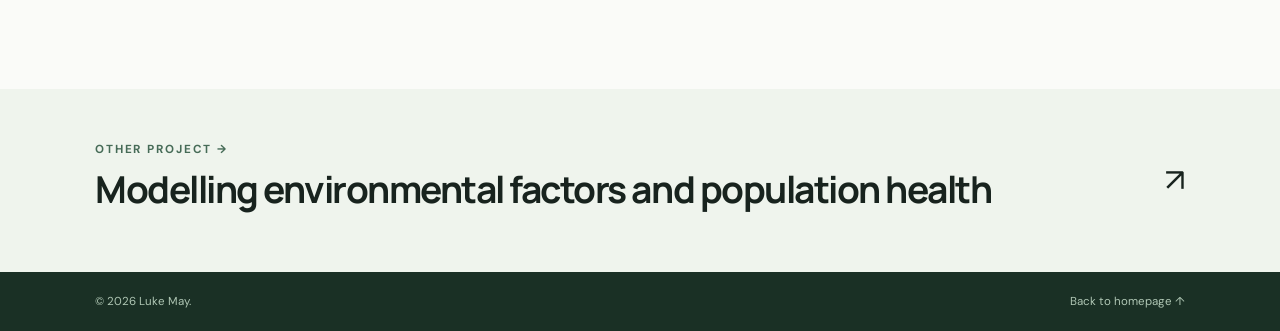
<file: research/transit-adoption.html>
<!DOCTYPE html>

<html lang="en"><head><meta charset="utf-8"/><meta content="width=device-width,initial-scale=1" name="viewport"/><meta content="Three-person team project featuring Luke May and two anonymous collaborators: agent-based transit policy modelling with 300 agents and a 175-person survey." name="description"/><meta content="#fafbf8" name="theme-color"/><title>Public Transit Adoption Modelling — Luke May</title><link href="../assets/favicon.svg" rel="icon" type="image/svg+xml"/><link href="../assets/styles.css" rel="stylesheet"/><script defer="" src="../assets/main.js"></script></head><body>
<a class="skip" href="#main">Skip to main content</a><header class="site-header"><div class="wrap header-content"><a aria-label="Luke May home" class="brand" href="../index.html"><span class="brand-mark">LM</span><span>Luke May<span style="color:#789180">.</span></span></a><button aria-controls="main-navigation" aria-expanded="false" class="menu-toggle" data-menu-toggle="" type="button">Menu</button><nav aria-label="Main navigation" class="main-nav" data-main-nav="" id="main-navigation"><a href="../index.html#about">About</a><a aria-current="page" href="../index.html#research">Research</a><a href="../index.html#background">Background</a><a href="../index.html#skills">Skills</a><a href="../index.html#contact">Contact</a><a class="nav-resume" href="../documents/Luke_May_Portfolio_Resume.pdf" rel="noopener" target="_blank">Résumé ↗</a></nav></div></header>
<main id="main"><section class="page-hero"><div class="wrap"><nav aria-label="Breadcrumb" class="breadcrumb"><a href="../index.html">Home</a><span aria-hidden="true">/</span><a href="../index.html#research">Research</a><span aria-hidden="true">/</span><span>Team project</span></nav><div class="eyebrow">Research project 02 / Undergraduate team project / 2022–2023</div><h1>Agent-based modelling of public transit adoption.</h1><p class="standfirst">Examining how incentives and individual choices may influence transportation behaviour—and what those decisions could mean at the system level.</p><div class="project-meta"><span>Agent-based simulation</span><span>Policy incentives</span><span>Behavioural modelling</span><span>Collaborative research</span></div></div></section>
<div class="wrap article-layout"><article class="article">
<h2>Overview</h2>
<p>For our fourth-year MATH*4440 research project, our three-person team investigated how public transit policies could affect commuting decisions. We built an <strong>agent-based simulation in AnyLogic</strong> representing commuters travelling from Hamilton, Ontario, to Union Station in Toronto.</p>
<p>The study focused on whether individual choices—and differences in the relative importance of cost, commuting time, and satisfaction—could generate changes in transit adoption across a simulated population.</p>
<div aria-label="Project scope" class="numbers-row"><div><strong>300</strong><span>simulated agents</span></div><div><strong>3</strong><span>income groups</span></div><div><strong>365</strong><span>simulated days</span></div><div><strong>175</strong><span>survey respondents</span></div></div>
<h2>Methods &amp; policy experiments</h2>
<p>The simulation contains 100 agents in each of three income cohorts. Each agent evaluates travel cost, time, and satisfaction, with preferences and the effect of past choices varying by income group. The research draws on published transit data, census information, and a survey of 175 respondents to inform policy design.</p>
<p>We compared a no-policy baseline against three interventions:</p>
<ul><li><strong>Policy 1 — Greater bus frequency:</strong> reduce scheduled intervals between buses.</li><li><strong>Policy 2 — Frequent-rider discounts:</strong> lower fares after a commuter reaches specified trip thresholds.</li><li><strong>Policy 3 — Combined intervention:</strong> introduce both faster service and discounted fares.</li></ul>
<p>Four experiment conditions were each simulated over 365 days, with ten runs per condition to compare the average share of public transit users on the final day.</p>
<h2>What the simulations found</h2>
<p>We expected the combined intervention to produce the highest transit adoption. Instead, the model produced an unexpected pattern: the baseline outperformed each policy among low- and middle-income agents, while greater bus frequency led to the highest uptake among high-income agents.</p>
<div aria-label="Average public transit uptake by income group and policy" class="table-scroll" role="region" tabindex="0"><table class="results-table"><caption>Average proportion of bus users on simulated day 365 · Report Table 5</caption><thead><tr><th scope="col">Income group</th><th scope="col">No policy</th><th scope="col">Policy 1</th><th scope="col">Policy 2</th><th scope="col">Policy 3</th></tr></thead><tbody><tr><th scope="row">Low</th><td>85.8%</td><td>82.4%</td><td>85.6%</td><td>83.1%</td></tr><tr><th scope="row">Middle</th><td>64.9%</td><td>63.6%</td><td>62.8%</td><td>63.2%</td></tr><tr><th scope="row">High</th><td>63.3%</td><td class="emphasis">69.1%</td><td>64.8%</td><td>65.9%</td></tr></tbody></table></div>
<figure class="research-figure"><img alt="Time-series from the team's report showing simulated commuting choices by income group during the combined public transit incentive experiment" height="654" loading="eager" src="../assets/figures/transit-policy-3.png" width="1235"/><figcaption>Agent commuting choices under the combined intervention. Source: team report, page 14.</figcaption></figure>
<h2>What we learned</h2>
<p>The results encouraged us to question the model rather than treat its outputs as definitive policy recommendations. Our report discusses how the decision function, memory assumptions, and simplified environment could explain results that departed from our hypotheses. This project was valuable experience in collaborative modelling, experimental design, analysing unexpected outcomes, and identifying limitations.</p>
<div class="document-library" id="downloads"><h2>Read the team report</h2><p>Read the complete research report, including methods, simulation results and future work. This public-facing PDF has been anonymized to remove contributors' names and student ID numbers.</p><div class="document-cards"><a class="document-tile" href="../documents/Public_Transit_Team_Project_2023.pdf" rel="noopener" target="_blank"><span aria-hidden="true" class="doc-icon">PDF</span><span><strong>The Effect of Policy Implementation on the Use of Public Transit</strong><small>Complete team report · 18 PDF pages</small></span><span aria-hidden="true">↗</span></a></div><details class="pdf-embed"><summary>Preview the report on this page <span aria-hidden="true">↓</span></summary><iframe loading="lazy" src="../documents/Public_Transit_Team_Project_2023.pdf#view=FitH" title="Read the team public transit research report"></iframe><p>PDF not displaying? <a href="../documents/Public_Transit_Team_Project_2023.pdf" rel="noopener" target="_blank">Open the report in a new tab</a>.</p></details></div>
<p class="paper-credit"><strong>Project team: </strong>Luke May and two collaborators (names withheld) · University of Guelph · April 2023. Collaborative undergraduate team project. The public-facing PDF has been anonymized; the original academic document has not been changed.</p>
</article>
<aside aria-label="Project details" class="article-aside"><h2 class="mini-title">At a glance</h2><p>Fourth-year MATH*4440 team project, University of Guelph · 2023</p><ul class="aside-list"><li><strong>Project team</strong>Luke May + two collaborators</li><li><strong>Software</strong>AnyLogic</li><li><strong>Model</strong>Agent-based simulation</li><li><strong>Experiments</strong>No-policy baseline + three interventions</li><li><strong>Evidence</strong>Commuter survey and secondary data</li><li><strong>Document</strong><a href="#downloads">Full report ↓</a></li></ul></aside></div>
<section class="next-project"><div class="wrap"><a href="environmental-health.html"><div><div class="eyebrow">Other project →</div><h2>Modelling environmental factors and population health</h2></div><span aria-hidden="true" style="font-size:2rem">↗</span></a></div></section></main><footer class="footer"><div class="wrap footer-content"><span>© <span data-year="">2026</span> Luke May.</span><a href="../index.html">Back to homepage ↑</a></div></footer></body></html>
</file>
<file: assets/styles.css>
@import url('https://fonts.googleapis.com/css2?family=DM+Sans:wght@400;450;500;550;600;650;700&family=Manrope:wght@400;500;600;700;800&display=swap');
:root{--ink:#18231e;--ink-2:#39463e;--muted:#69766c;--accent:#466b57;--accent-2:#dbe9df;--paper:#fafbf8;--white:#fff;--line:#e2e8e1;--surface:#f0f4ee;--radius:18px;--max:1160px}
*,*::before,*::after{box-sizing:border-box}html{scroll-behavior:smooth;scroll-padding-top:100px}body{margin:0;color:var(--ink);font:400 16px/1.65 'DM Sans',system-ui,sans-serif;background:var(--paper);-webkit-font-smoothing:antialiased}a{color:inherit;text-decoration:none}button{font:inherit}a:focus-visible,button:focus-visible{outline:3px solid #88b59a;outline-offset:4px;border-radius:4px}::selection{background:#d3e6d8;color:#10251b}.wrap{max-width:var(--max);padding-inline:35px;margin:auto}.visually-hidden{position:absolute!important;clip:rect(0 0 0 0);width:1px;height:1px;overflow:hidden;white-space:nowrap}.skip{position:absolute;z-index:50;top:-80px;left:20px;background:#fff;padding:12px 20px}.skip:focus{top:8px}.eyebrow{font-size:.73rem;line-height:1.5;letter-spacing:.16em;font-weight:700;text-transform:uppercase;color:var(--accent)}.site-header{position:sticky;top:0;z-index:100;background:rgba(250,251,248,.91);border-bottom:1px solid rgba(226,232,225,.85);backdrop-filter:blur(18px);-webkit-backdrop-filter:blur(18px)}.header-content{height:79px;display:flex;align-items:center;justify-content:space-between;gap:24px}.brand{display:flex;align-items:center;gap:11px;font-family:Manrope,system-ui,sans-serif;font-size:.94rem;font-weight:800;letter-spacing:-.045em;white-space:nowrap}.brand-mark{display:grid;place-items:center;color:#fff;background:#2f4c3b;border-radius:10px;width:35px;height:35px;font-size:.75rem;letter-spacing:-.08em}.main-nav{display:flex;align-items:center;gap:33px}.main-nav a{color:#536158;font-size:.78rem;font-weight:700;transition:color .2s}.main-nav a:hover,.main-nav a[aria-current='page']{color:#1a3524}.main-nav .nav-resume{border:1px solid #b6c5b9;border-radius:999px;padding:10px 16px;color:var(--ink);display:inline-flex;align-items:center;gap:7px}.main-nav .nav-resume:hover{background:#eaf1e9}.menu-toggle{display:none;border:1px solid var(--line);background:white;padding:8px 12px;border-radius:9px;cursor:pointer;color:var(--ink)}
.hero{padding:109px 0 93px;border-bottom:1px solid var(--line);position:relative;overflow:hidden}.hero-grid{display:grid;grid-template-columns:minmax(0,1.25fr) minmax(300px,.85fr);gap:48px;align-items:center}.hero h1{font-family:Manrope,system-ui,sans-serif;font-size:clamp(3rem,6.1vw,5.95rem);line-height:1.10;letter-spacing:-.074em;font-weight:700;max-width:810px;margin:26px 0 29px}.serif-accent{font-family:Georgia,serif;font-weight:400;font-style:italic;letter-spacing:-.07em;color:var(--accent)}.hero-description{color:var(--ink-2);font-size:1.14rem;line-height:1.85;max-width:580px;margin:0}.hero-actions{display:flex;align-items:center;gap:12px;flex-wrap:wrap;margin-top:33px}.button{display:inline-flex;align-items:center;justify-content:center;gap:10px;min-height:48px;border:1px solid transparent;border-radius:999px;padding:12px 21px;font-size:.85rem;line-height:1.2;font-weight:700;white-space:nowrap;transition:transform .2s,background .2s,border-color .2s}.button:hover{transform:translateY(-2px)}.button-primary{background:var(--ink);color:#fff}.button-primary:hover{background:#315541}.button-secondary{background:transparent;border-color:#bfcbc0;color:var(--ink)}.button-secondary:hover{background:#eef4ee}.icon-arrow{width:16px;height:16px;display:inline-block}.hero-art{position:relative;height:420px;border-radius:32px;background:#eaf0e8;overflow:hidden;border:1px solid #dfe8de;display:flex;align-items:center;justify-content:center}.hero-art::before{content:'';position:absolute;width:490px;height:490px;border:1px solid rgba(105,128,108,.14);border-radius:50%;left:50%;top:50%;transform:translate(-50%,-50%);box-shadow:0 0 0 56px rgba(255,255,255,.16),0 0 0 115px rgba(255,255,255,.13)}.hero-art svg{width:100%;height:100%;position:relative;z-index:1}.art-caption{position:absolute;z-index:2;bottom:24px;left:25px;padding:11px 14px;background:rgba(255,255,255,.8);border:1px solid rgba(255,255,255,.7);border-radius:12px;backdrop-filter:blur(12px);font-size:.69rem;letter-spacing:.06em;text-transform:uppercase;font-weight:700;color:#566d5c}.micro-stats{display:flex;flex-wrap:wrap;gap:30px;margin-top:53px}.micro-stats .stat{display:flex;gap:11px;align-items:flex-start}.stat .count{font-family:Manrope,sans-serif;font-weight:800;font-size:1.5rem;letter-spacing:-.05em;line-height:1.2}.stat .desc{max-width:105px;font-size:.75rem;line-height:1.45;color:var(--muted)}
.section{padding:106px 0}.section-header{display:flex;justify-content:space-between;align-items:end;gap:35px;margin-bottom:40px}.section-title{font:700 clamp(2.2rem,4vw,3.65rem)/1.17 Manrope,sans-serif;letter-spacing:-.065em;margin:13px 0 0}.section-description{font-size:1rem;max-width:415px;color:var(--muted);margin:0 0 5px}.about-layout{display:grid;grid-template-columns:1fr 1.08fr;gap:90px;align-items:start}.about-lead{font-family:Manrope,sans-serif;font-size:clamp(1.6rem,2.75vw,2.55rem);font-weight:600;letter-spacing:-.045em;line-height:1.4;margin:17px 0}.about-body{color:var(--ink-2)}.about-body p{margin:0 0 15px}.qualities{display:flex;gap:10px;flex-wrap:wrap;margin-top:25px}.pill{border:1px solid #d3dfd3;background:#f6f8f4;border-radius:999px;padding:7px 13px;font-size:.74rem;color:#536b57;font-weight:700}
.work-section{background:#f1f5ef;border-block:1px solid #e2eadf}.project-grid{display:grid;grid-template-columns:1fr 1fr;gap:22px}.project-card{background:#fff;border:1px solid #dfe8df;border-radius:23px;overflow:hidden;display:flex;flex-direction:column;box-shadow:0 7px 40px rgba(41,74,45,.025);transition:transform .25s,border-color .25s,box-shadow .25s}.project-card:hover{transform:translateY(-5px);border-color:#b9cdbb;box-shadow:0 16px 42px rgba(41,74,45,.085)}.project-art{height:220px;background:#e3ebdf;position:relative;overflow:hidden}.project-art svg{width:100%;height:100%;display:block}.project-art.transit{background:#e5e9e5}.project-body{padding:30px 29px 27px;flex:1;display:flex;flex-direction:column}.project-number{font-size:.7rem;font-weight:700;letter-spacing:.14em;text-transform:uppercase;color:var(--accent)}.project-body h3{font:700 1.55rem/1.33 Manrope,sans-serif;letter-spacing:-.043em;margin:14px 0}.project-body p{margin:0 0 25px;color:#58645b;font-size:.93rem;line-height:1.75}.tags{display:flex;flex-wrap:wrap;gap:7px;margin-top:auto}.tag{font-size:.69rem;font-weight:700;color:#566959;background:#edf2ec;border-radius:5px;padding:5px 9px}.project-link{border-top:1px solid #e9ede8;padding-top:22px;display:flex;align-items:center;justify-content:space-between;font-size:.8rem;font-weight:800;margin-top:25px;color:#274b34}.project-link svg{width:19px;height:19px}
.background-grid{display:grid;grid-template-columns:1fr 1fr;gap:58px;margin-top:47px}.mini-title{font:700 1.15rem Manrope,sans-serif;letter-spacing:-.035em;margin:0 0 20px}.timeline{border-top:1px solid var(--line)}.timeline-item{display:grid;grid-template-columns:116px 1fr;gap:20px;padding:26px 0;border-bottom:1px solid var(--line)}.timeline-item .years{font-size:.77rem;color:#6b7c6f;font-weight:700;padding-top:5px}.timeline-item h4{font:700 1rem Manrope,sans-serif;letter-spacing:-.025em;margin:0 0 4px}.timeline-item .org{font-size:.79rem;color:var(--accent);font-weight:700;margin-bottom:9px}.timeline-item p{color:#5e6a60;font-size:.86rem;line-height:1.65;margin:0}.skills-section{background:var(--white);border-block:1px solid var(--line)}.skills-grid{display:grid;grid-template-columns:repeat(3,1fr);gap:24px}.skill-box{border-top:2px solid #a2bba5;padding-top:18px}.skill-box h3{font:700 1.04rem Manrope,sans-serif;margin:0 0 17px;letter-spacing:-.025em}.skill-box ul{padding:0;margin:0;list-style:none}.skill-box li{font-size:.88rem;color:#59665c;padding:8px 0;border-bottom:1px solid #edf1eb}
.contact-section{background:#203b2d;color:#fff;padding:90px 0 75px}.contact-grid{display:grid;grid-template-columns:1.1fr .9fr;gap:80px;align-items:end}.contact-section .eyebrow{color:#c0d7c5}.contact-section h2{font:600 clamp(2.3rem,4.2vw,4.3rem)/1.16 Manrope,sans-serif;letter-spacing:-.07em;margin:18px 0 0}.contact-section p{color:#d3e1d6;max-width:440px;margin-bottom:24px}.contact-section .button-primary{background:#fff;color:#213e2e}.contact-section .button-secondary{color:white;border-color:#92af9a}.contact-section .button-secondary:hover{background:rgba(255,255,255,.1)}.footer{background:#1a3025;color:#afc6b4;padding:20px 0}.footer-content{display:flex;justify-content:space-between;gap:15px;font-size:.72rem}.footer a:hover{text-decoration:underline}
.page-hero{padding:87px 0 73px;border-bottom:1px solid var(--line)}.breadcrumb{display:flex;gap:9px;align-items:center;color:#6f7e71;font-size:.77rem;font-weight:700;margin-bottom:33px}.breadcrumb a:hover{text-decoration:underline}.page-hero h1{max-width:950px;font:700 clamp(2.5rem,5.1vw,4.85rem)/1.15 Manrope,sans-serif;letter-spacing:-.068em;margin:14px 0 24px}.page-hero .standfirst{font-size:1.12rem;color:#526056;max-width:790px;margin:0;line-height:1.8}.project-meta{margin-top:30px;display:flex;gap:9px;flex-wrap:wrap}.project-meta span{border:1px solid #d5dfd4;border-radius:999px;padding:7px 11px;color:#4b6652;font-size:.75rem;font-weight:700}.article-layout{display:grid;grid-template-columns:1fr 260px;gap:75px;align-items:start;padding-top:63px;padding-bottom:90px}.article h2{font:700 1.48rem/1.34 Manrope,sans-serif;letter-spacing:-.04em;margin:39px 0 13px}.article h2:first-child{margin-top:0}.article p,.article li{color:#4f5d52;line-height:1.92;font-size:1.01rem}.article ul{padding-left:24px}.article li{padding-bottom:7px}.article-aside{position:sticky;top:112px;border:1px solid var(--line);border-radius:18px;padding:24px;background:#fff}.article-aside .mini-title{margin-bottom:10px}.article-aside p{color:#5e6a60;font-size:.84rem;margin:0 0 17px}.aside-list{padding:0;margin:0;list-style:none}.aside-list li{padding:12px 0;border-top:1px solid var(--line);font-size:.79rem;color:#617264}.aside-list strong{display:block;color:var(--ink);font-weight:700}.document-notice{margin:37px 0;padding:23px 26px;border:1px solid #d1dfd2;background:#f0f5ef;border-radius:14px}.document-notice h3{font:700 1rem Manrope,sans-serif;margin:0 0 9px}.document-notice p{margin:0 0 12px;font-size:.9rem}.document-notice a{color:#284f35;text-decoration:underline;text-underline-offset:4px;font-weight:700}.next-project{background:#eff4ed;padding:52px 0}.next-project a{display:flex;justify-content:space-between;align-items:center;gap:20px}.next-project h2{font:700 clamp(1.5rem,2.9vw,2.7rem)/1.24 Manrope,sans-serif;letter-spacing:-.04em;margin:8px 0}.next-project a:hover h2{color:var(--accent)}
@media(max-width:900px){.hero-grid{grid-template-columns:1fr}.hero{padding-top:74px}.hero-art{height:280px;max-width:680px}.hero-art svg{max-width:100%}.about-layout{gap:35px}.section{padding:80px 0}.article-layout{grid-template-columns:1fr;gap:30px}.article-aside{position:static}.contact-grid{gap:25px}}
@media(max-width:650px){.wrap{padding-inline:21px}.header-content{height:69px}.menu-toggle{display:block}.main-nav{display:none;position:absolute;top:68px;left:0;right:0;background:#fafbf8;border-bottom:1px solid var(--line);padding:18px 21px 23px;flex-direction:column;align-items:stretch;gap:7px;box-shadow:0 20px 30px rgba(0,0,0,.05)}.main-nav.is-open{display:flex}.main-nav a{padding:10px 0;font-size:.89rem}.main-nav .nav-resume{width:max-content;margin-top:10px;padding:10px 14px}.hero{padding:60px 0 63px}.hero h1{font-size:clamp(2.9rem,12.2vw,4.3rem);margin:20px 0}.hero-description{font-size:1rem}.hero-art{height:230px;border-radius:19px}.micro-stats{margin-top:37px;gap:17px}.stat .count{font-size:1.3rem}.stat .desc{font-size:.69rem}.section{padding:68px 0}.section-header{display:block;margin-bottom:30px}.section-description{margin-top:18px}.about-layout,.project-grid,.background-grid,.skills-grid,.contact-grid{grid-template-columns:1fr}.about-layout,.background-grid{gap:30px}.project-art{height:190px}.project-body{padding:25px 23px}.timeline-item{grid-template-columns:90px 1fr;gap:13px}.contact-section{padding:73px 0 59px}.footer-content{flex-wrap:wrap}.page-hero{padding:47px 0}.page-hero h1{font-size:clamp(2.5rem,10vw,3.4rem)}.article-layout{padding-top:42px;padding-bottom:60px}.next-project{padding:39px 0}}
@media(prefers-reduced-motion:reduce){*,*::before,*::after{scroll-behavior:auto!important;transition:none!important;animation:none!important}}


/* Research PDFs and authentic figures (version 2) */
.project-art img{width:100%;height:100%;display:block;object-fit:cover;object-position:center center;filter:saturate(.78) contrast(1.04)}
.project-card:nth-child(2) .project-art img{object-position:center 44%}
.article strong{color:#243e2c}.article a:not(.document-tile){text-decoration:underline;text-underline-offset:3px;color:#2b6241}
.numbers-row{display:grid;grid-template-columns:repeat(4,minmax(0,1fr));gap:12px;margin:35px 0;padding:18px 0;border-top:1px solid var(--line);border-bottom:1px solid var(--line)}
.numbers-row div{display:flex;flex-direction:column;padding:9px 6px}.numbers-row strong{font:800 clamp(1.5rem,2.8vw,2.25rem)/1.2 Manrope,system-ui,sans-serif;color:#315641;letter-spacing:-.06em}.numbers-row span{font-size:.76rem;line-height:1.35;color:#748077;margin-top:4px}
.research-figure{margin:30px 0 40px;padding:16px 16px 13px;background:#fff;border:1px solid var(--line);border-radius:17px;overflow:hidden}.research-figure img{width:100%;height:auto;display:block;background:#fff;border-radius:7px}.research-figure figcaption{font-size:.78rem;line-height:1.55;color:#68776c;padding:12px 3px 0}
.document-library{padding:20px 23px 23px;margin:45px 0 25px;border:1px solid #cfddcf;background:#eff5ef;border-radius:17px}.document-library h2{margin:9px 0 7px}.document-library>p{font-size:.91rem;margin:0 0 17px;line-height:1.6}.document-cards{display:grid;grid-template-columns:1fr;gap:10px}.document-tile{background:#fff;border:1px solid #d8e4d8;border-radius:12px;display:grid;grid-template-columns:44px minmax(0,1fr) 18px;align-items:center;gap:12px;padding:14px;transition:border-color .2s,box-shadow .2s}.document-tile:hover{border-color:#92b19a;box-shadow:0 7px 24px rgba(21,50,29,.07)}.document-tile .doc-icon{height:40px;width:40px;display:grid;place-items:center;background:#e6eee5;color:#386249;font-size:.67rem;border-radius:8px;font-weight:800}.document-tile strong{display:block;font-size:.84rem;line-height:1.45}.document-tile small{display:block;color:#6e7d70;font-size:.73rem;margin-top:3px}.document-tile>span:last-child{color:#3d6148}.pdf-embed{margin-top:17px}.pdf-embed summary{cursor:pointer;color:#355b40;font-weight:700;font-size:.87rem;padding:8px 0}.pdf-embed iframe{display:block;width:100%;height:min(70vh,640px);border:1px solid #d5ded3;border-radius:10px;margin-top:11px;background:#fff}.pdf-embed p{font-size:.8rem!important;margin:7px 0 0!important}.paper-credit{border-top:1px solid var(--line);padding-top:19px;font-size:.85rem!important;color:#718073!important;line-height:1.7!important}.table-scroll{overflow:auto;border:1px solid #d7e3d7;border-radius:12px;margin:24px 0 33px;background:#fff}.results-table{border-collapse:collapse;width:100%;font-size:.82rem;min-width:510px}.results-table caption{text-align:left;color:#536a57;font-weight:700;font-size:.75rem;padding:15px 17px 10px}.results-table th,.results-table td{text-align:right;padding:12px 15px;border-bottom:1px solid #e9eee8;white-space:nowrap}.results-table tr:last-child th,.results-table tr:last-child td{border-bottom:0}.results-table thead{background:#e7efe6}.results-table th:first-child{text-align:left}.results-table .emphasis{color:#2a603c;background:#e9f2e9;font-weight:800}.article-aside .aside-list a{color:var(--accent);text-decoration:underline}
@media(max-width:650px){.numbers-row{grid-template-columns:repeat(2,minmax(0,1fr));gap:6px}.document-library{padding:15px}.document-tile{grid-template-columns:38px minmax(0,1fr) 14px;gap:9px;padding:11px}.research-figure{padding:9px 9px 13px}.pdf-embed iframe{height:480px}}
</file>
